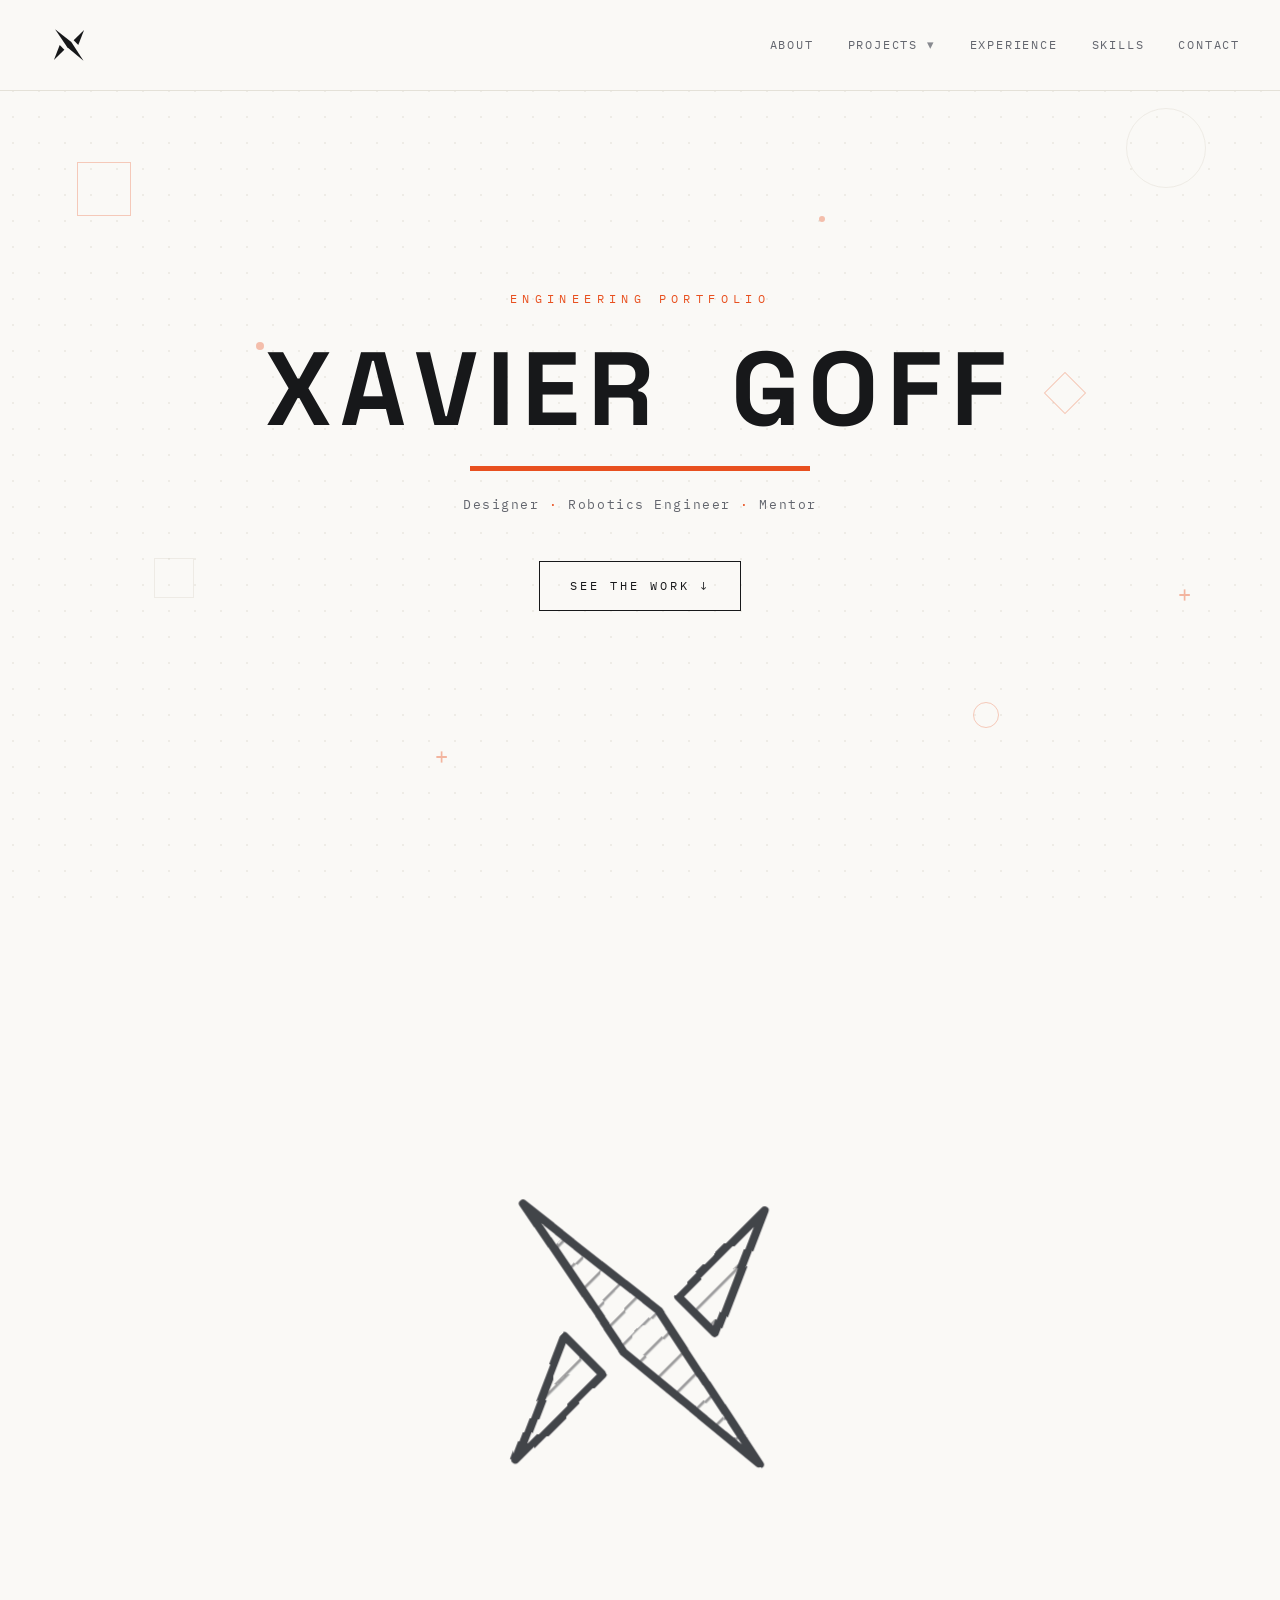
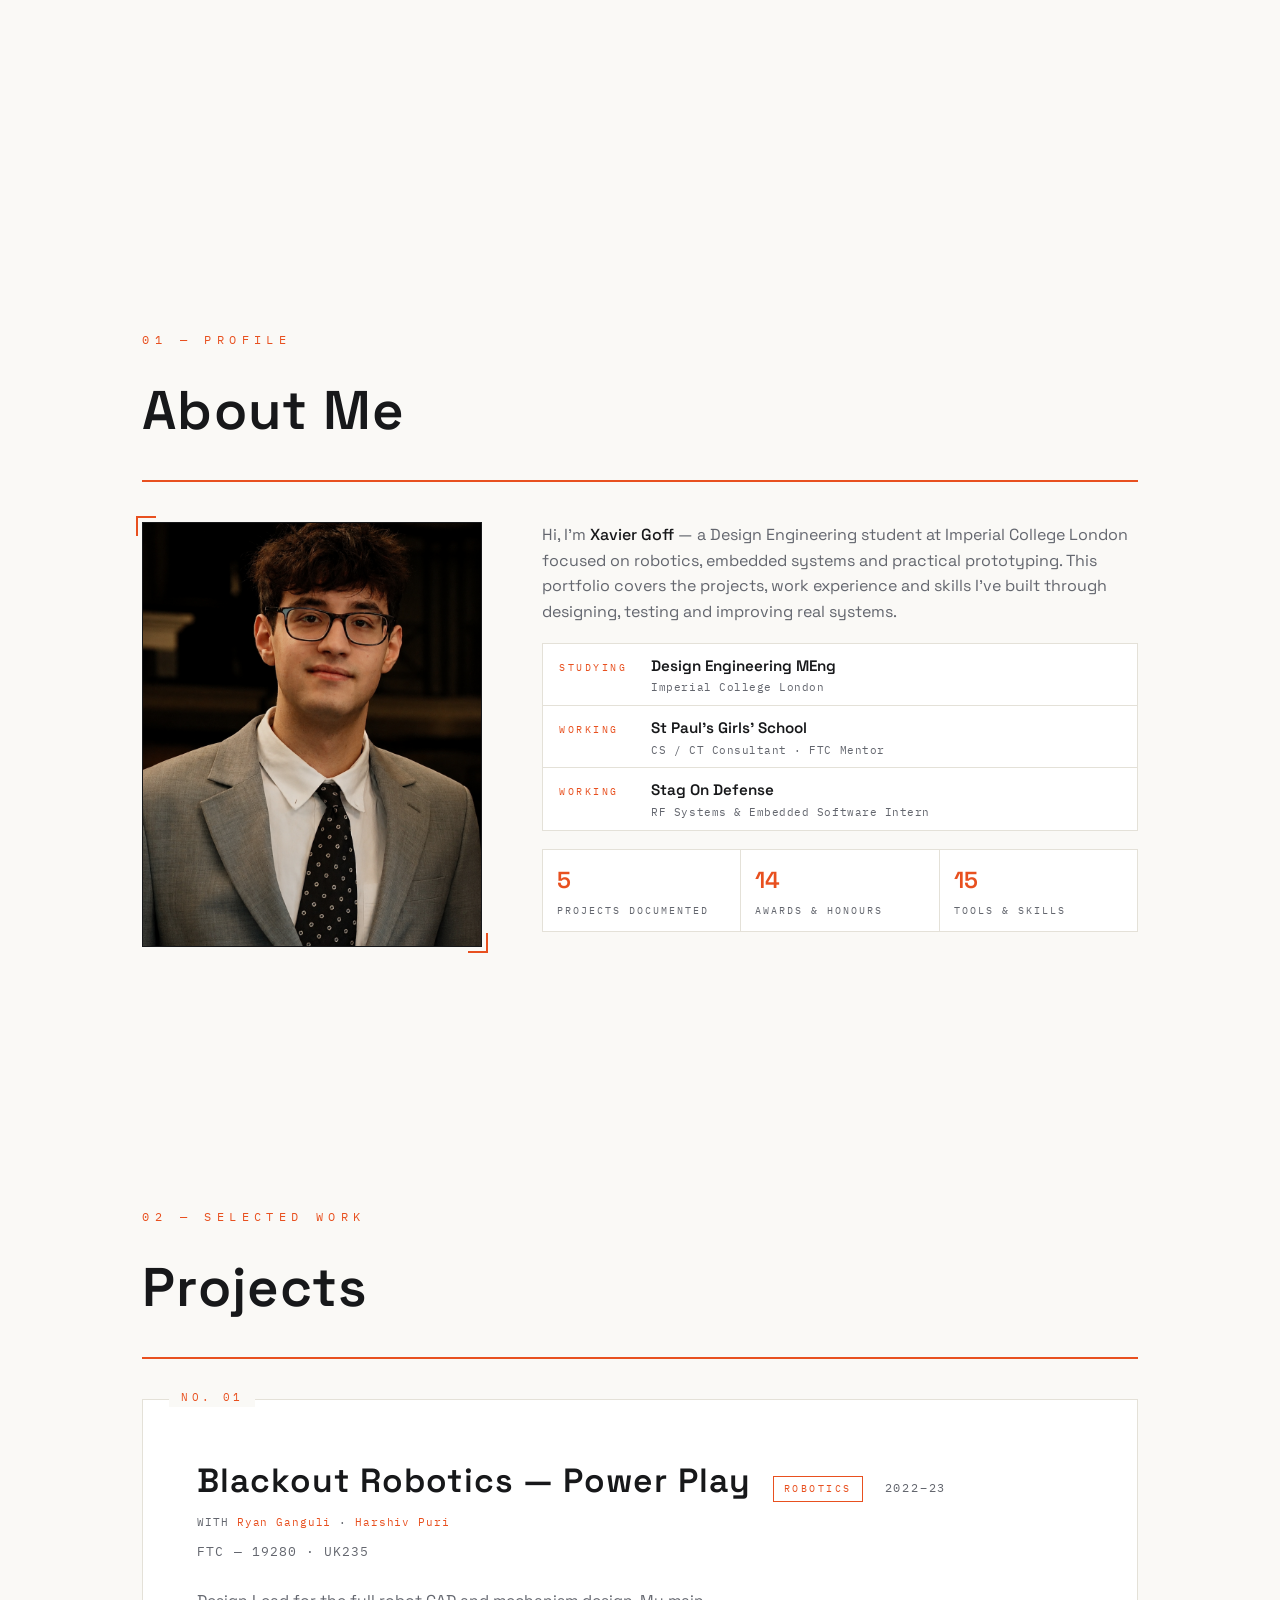
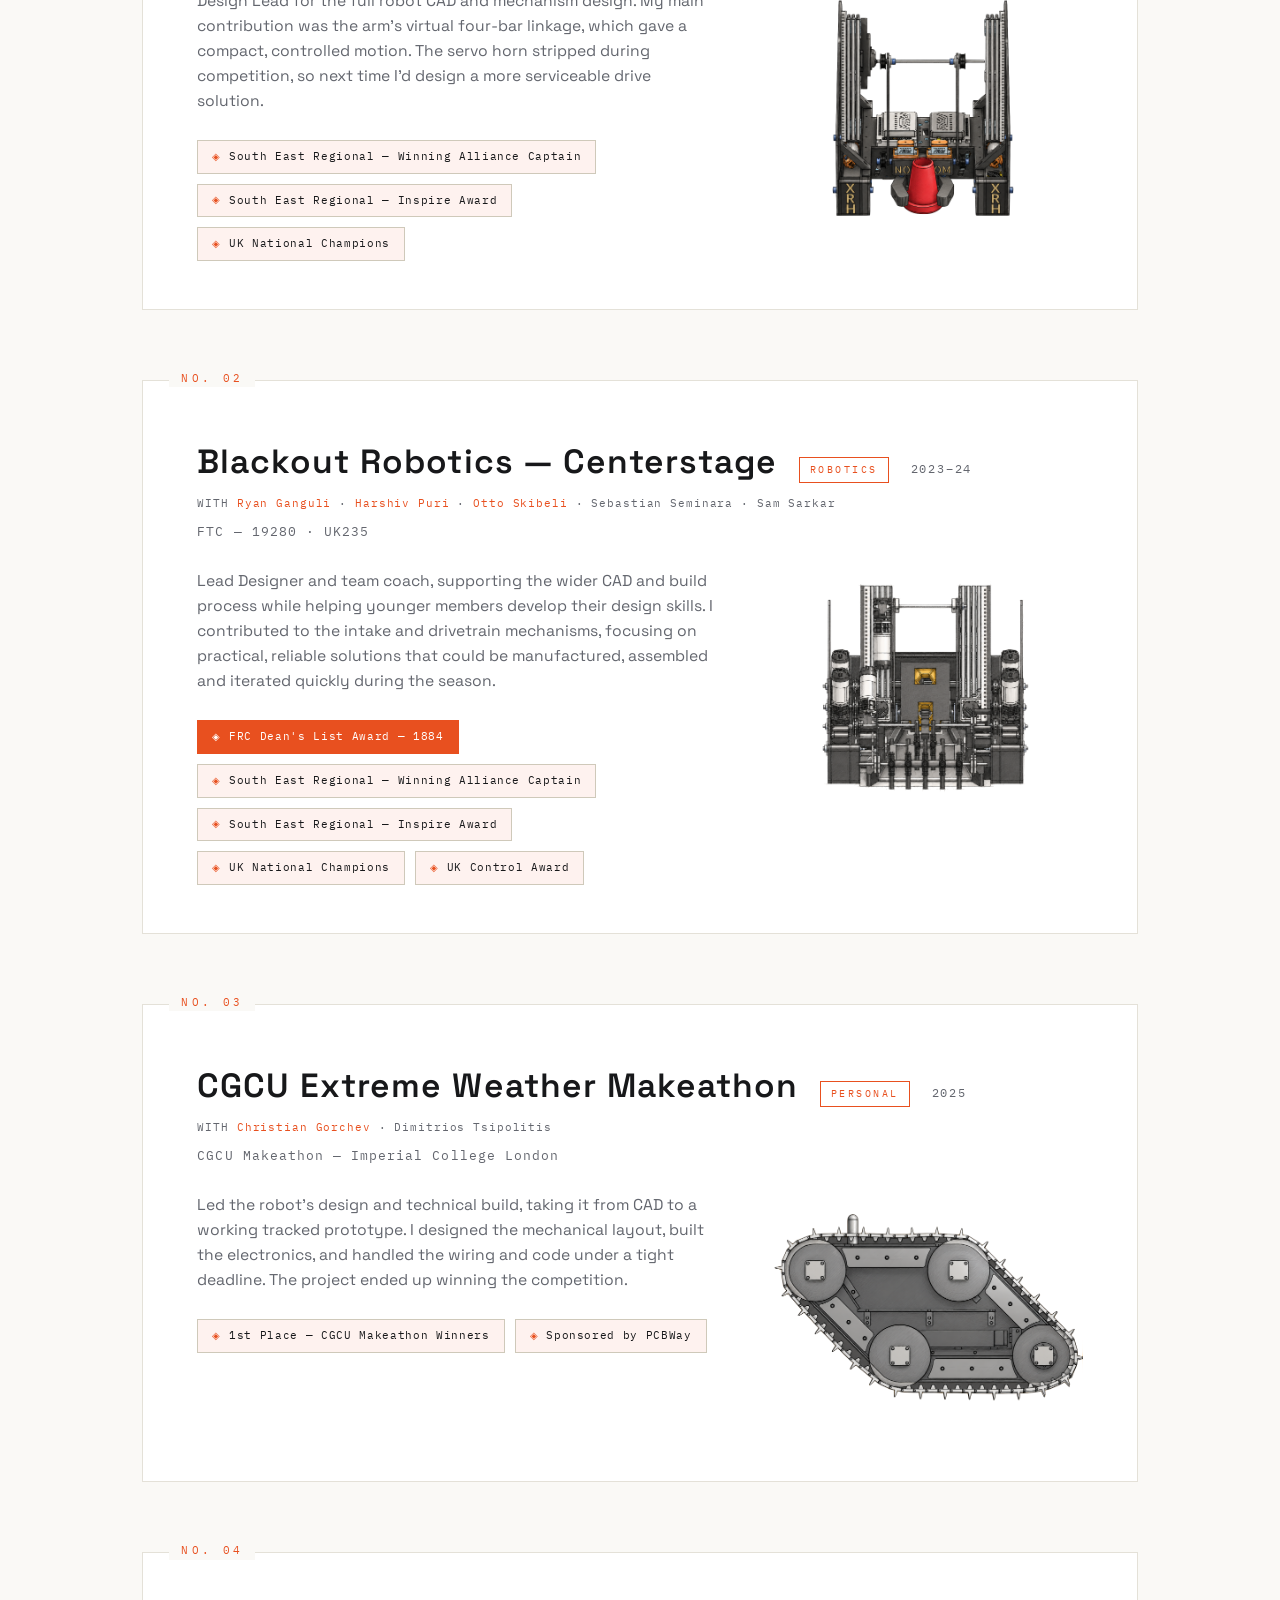
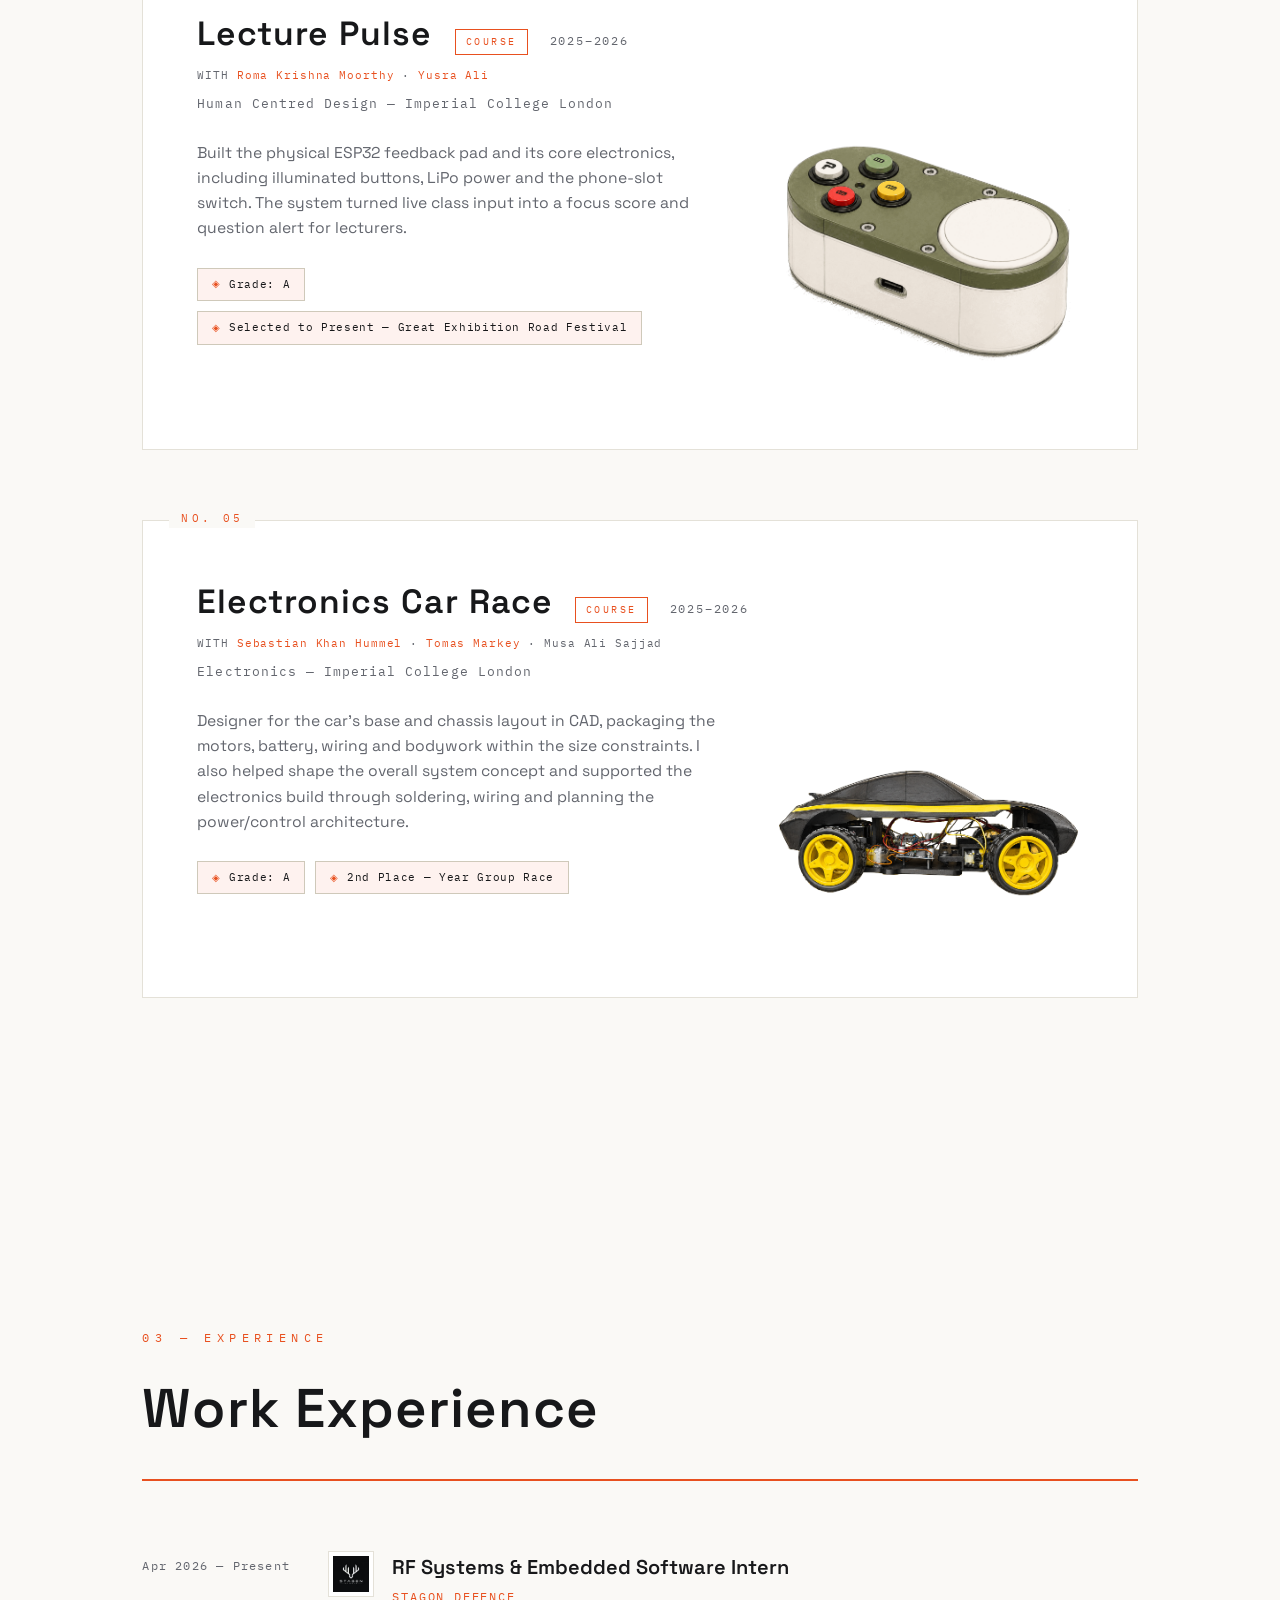
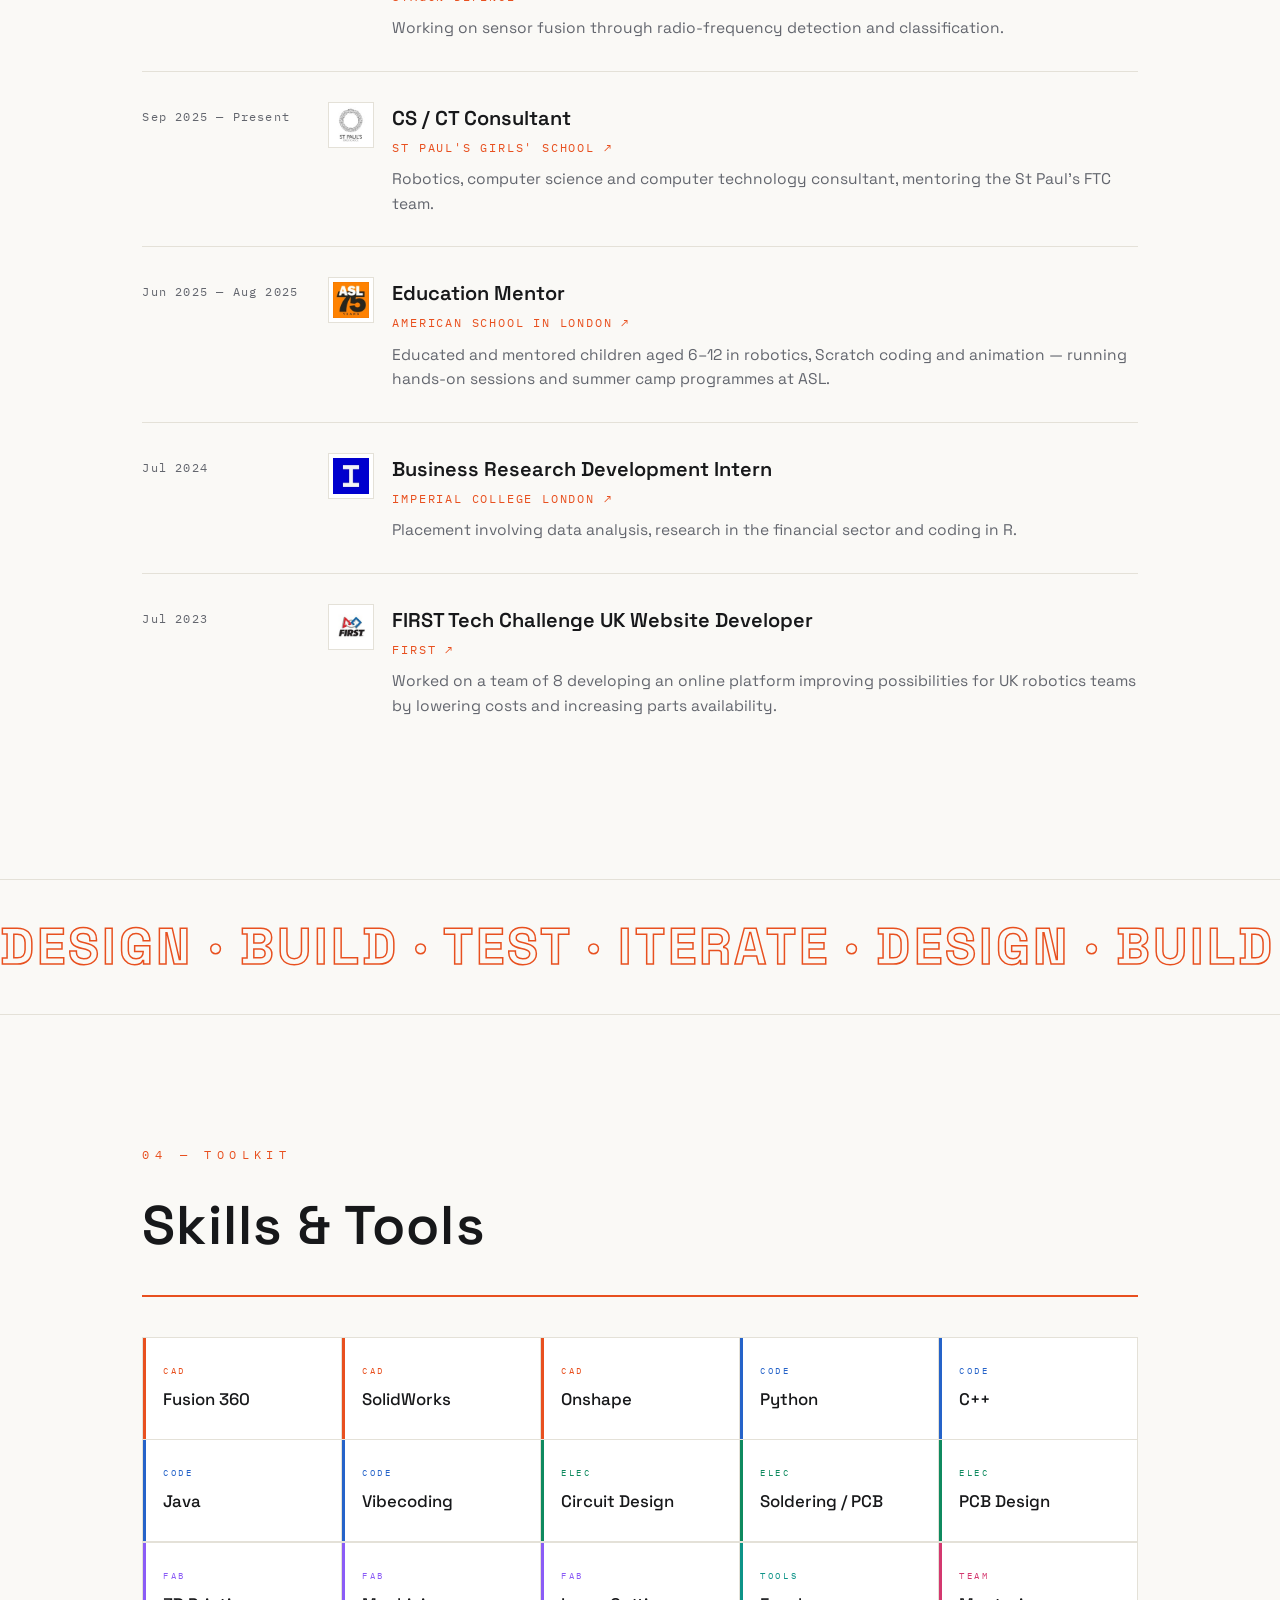
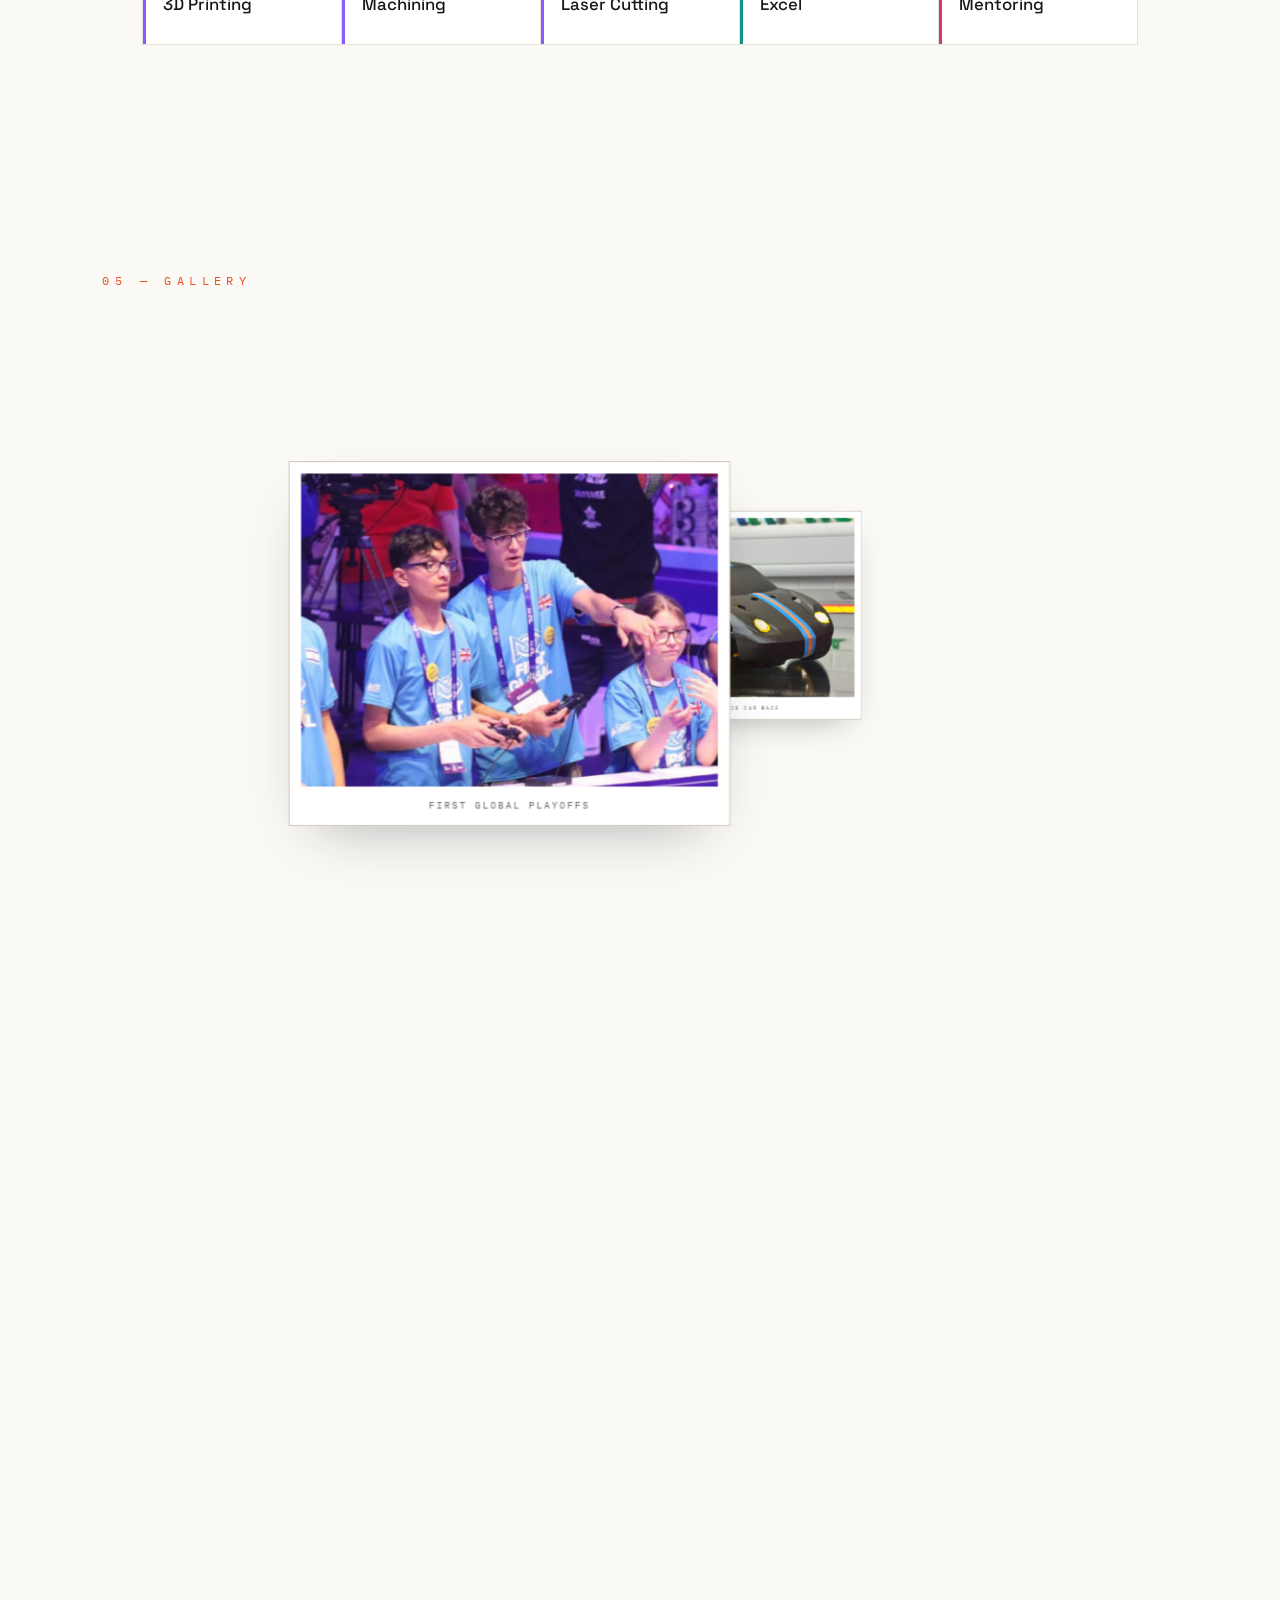
<file: index.html>
<!DOCTYPE html>
<html lang="en">
<head>
<meta charset="UTF-8">
<meta name="viewport" content="width=device-width, initial-scale=1.0">
<title>Xavier Goff — Engineering Portfolio</title>
<meta name="description" content="Engineering portfolio of Xavier Goff — robotics, personal builds, and course projects.">
<link rel="preconnect" href="https://fonts.googleapis.com">
<link rel="preconnect" href="https://fonts.gstatic.com" crossorigin>
<link href="https://fonts.googleapis.com/css2?family=Space+Grotesk:wght@300;400;500;600;700&family=IBM+Plex+Mono:wght@300;400;500&display=swap" rel="stylesheet">
<link rel="stylesheet" href="styles.css?v=3">
</head>
<body>
<div id="progress"></div>
<div class="grid-bg"></div>

<nav>
  <a href="#top" aria-label="Home">
    <svg class="nav-mark" viewBox="0 0 100 100" xmlns="http://www.w3.org/2000/svg">
      <path d="M26 23 L54 45 L75 77 L47 54 Z"/>
      <path d="M76 24 L58 42 L66 50 Z"/>
      <path d="M24 76 L42 58 L34 50 Z"/>
    </svg>
  </a>
  <div class="nav-links">
    <a href="#about">About</a>
    <div class="nav-drop">
      <a href="#projects">Projects <span class="drop-arrow">▾</span></a>
      <div class="drop-menu" id="proj-menu"></div>
    </div>
    <a href="#experience">Experience</a>
    <a href="#skills">Skills</a>
    <a href="#contact">Contact</a>
  </div>
</nav>

<!-- ================= HERO ================= -->
<header class="hero" id="top">
  <div class="kicker">Engineering Portfolio</div>
  <h1 id="hero-name">XAVIER GOFF</h1>
  <div class="name-underline"></div>
  <!-- EDIT: your disciplines / tagline -->
  <div class="hero-sub">Designer <b>·</b> Robotics Engineer <b>·</b> Mentor</div>
  <a class="hero-cta" href="#projects">See the Work ↓</a>
</header>

<!-- ============ PENCIL-SKETCH LOGO DIVIDER ============ -->
<div class="sketch-wrap" id="sketch-wrap">
  <div class="sketch-sticky">
    <svg class="sketch-svg" viewBox="0 0 100 100" xmlns="http://www.w3.org/2000/svg">
      <defs>
        <!-- wobbly hand-drawn edge -->
        <filter id="rough" x="-20%" y="-20%" width="140%" height="140%">
          <feTurbulence type="fractalNoise" baseFrequency="0.045" numOctaves="3" seed="7" result="n"/>
          <feDisplacementMap in="SourceGraphic" in2="n" scale="2.4"/>
        </filter>
        <!-- pencil hatching -->
        <pattern id="hatch" width="5" height="5" patternTransform="rotate(45)" patternUnits="userSpaceOnUse">
          <line x1="0" y1="0" x2="0" y2="5" stroke="#43444a" stroke-width="1.1" opacity=".6"/>
        </pattern>
        <!-- reveal mask: diagonal colouring strokes, populated by script -->
        <clipPath id="sketch-clip"></clipPath>
      </defs>
      <g clip-path="url(#sketch-clip)" filter="url(#rough)">
        <path class="sketch-fill" fill="url(#hatch)" d="M26 23 L54 45 L75 77 L47 54 Z"/>
        <path class="sketch-fill" fill="url(#hatch)" d="M76 24 L58 42 L66 50 Z"/>
        <path class="sketch-fill" fill="url(#hatch)" d="M24 76 L42 58 L34 50 Z"/>
        <path class="sketch-path" d="M26 23 L54 45 L75 77 L47 54 Z"/>
        <path class="sketch-path" d="M76 24 L58 42 L66 50 Z"/>
        <path class="sketch-path" d="M24 76 L42 58 L34 50 Z"/>
      </g>
    </svg>
  </div>
</div>

<!-- ================= ABOUT ================= -->
<section id="about">
  <div class="kicker reveal">01 — Profile</div>
  <h2 class="section-title reveal d1">About Me</h2>
  <div class="rule"></div>
  <div class="about-grid">
    <div class="photo-frame reveal d1">
      <!-- save your portrait as photos/portrait.jpg -->
      <img src="photos/portrait.jpg" alt="Xavier Goff">
    </div>
    <div class="about-text reveal d2">
      <!-- EDIT: replace with your own bio -->
      <p>Hi, I'm <b>Xavier Goff</b> — a Design Engineering student at Imperial College London focused on robotics, embedded systems and practical prototyping. 
        This portfolio covers the projects, work experience and skills I've built through designing, testing and improving real systems. </p>
      <div class="now-list">
        <div class="now-item">
          <span class="now-label">Studying</span>
          <div class="now-body"><b>Design Engineering MEng</b><span class="now-sub">Imperial College London</span></div>
        </div>
        <div class="now-item">
          <span class="now-label">Working</span>
          <div class="now-body"><b>St Paul's Girls' School</b><span class="now-sub">CS / CT Consultant · FTC Mentor</span></div>
        </div>
        <div class="now-item">
          <span class="now-label">Working</span>
          <div class="now-body"><b>Stag On Defense</b><span class="now-sub">RF Systems &amp; Embedded Software Intern</span></div>
        </div>
      </div>
      <div class="spec-sheet">
        <!-- these numbers update automatically from the arrays in script.js -->
        <div class="spec"><div class="num" id="stat-projects">0</div><div class="lbl">Projects Documented</div></div>
        <div class="spec"><div class="num" id="stat-awards">0</div><div class="lbl">Awards &amp; Honours</div></div>
        <div class="spec"><div class="num" id="stat-skills">0</div><div class="lbl">Tools &amp; Skills</div></div>
      </div>
    </div>
  </div>
</section>

<!-- ================= PROJECTS ================= -->
<section id="projects">
  <div class="kicker reveal">02 — Selected Work</div>
  <h2 class="section-title reveal d1">Projects</h2>
  <div class="rule"></div>
  <div id="project-list"><!-- rendered from PROJECTS array --></div>
</section>

<!-- ================= EXPERIENCE ================= -->
<section id="experience">
  <div class="kicker reveal">03 — Experience</div>
  <h2 class="section-title reveal d1">Work Experience</h2>
  <div class="rule"></div>
  <div id="experience-list"><!-- rendered from EXPERIENCE array --></div>
</section>

<!-- ============ MARQUEE DIVIDER ============ -->
<div class="marquee" aria-hidden="true">
  <div class="marquee-inner" id="marquee-inner"></div>
</div>

<!-- ================= SKILLS ================= -->
<section id="skills">
  <div class="kicker reveal">04 — Toolkit</div>
  <h2 class="section-title reveal d1">Skills &amp; Tools</h2>
  <div class="rule"></div>
  <div class="skills-grid" id="skills-grid"><!-- rendered from SKILLS array --></div>
</section>

<!-- ================= GALLERY ================= -->
<div class="gallery-wrap" id="gallery">
  <div class="gallery-sticky">
    <div class="kicker gallery-kicker">05 — Gallery</div>
    <div class="gallery-scene" id="gallery-scene"><!-- rendered from GALLERY array --></div>
  </div>
</div>

<!-- ================= CONTACT ================= -->
<section id="contact" class="contact">
  <div class="kicker reveal">06 — Contact</div>
  <h2 class="reveal d1">Let's build something<br><em>worth building.</em></h2>
  <a class="contact-mail reveal d2" id="contact-mail" href="#">[ email loading ]</a>
  <div class="socials reveal d3">
    <!-- EDIT: your links -->
    <a href="https://github.com/XavierGoff" target="_blank" rel="noopener">GITHUB</a>
    <a href="https://www.linkedin.com/in/xavier-goff-53b753309/" target="_blank" rel="noopener">LINKEDIN</a>
    <a href="https://www.instagram.com/xaviergdesengportfolio" target="_blank" rel="noopener">INSTAGRAM</a>
  </div>
</section>

<footer>
  <span>© 2026 XAVIER GOFF</span>
  <span>DESIGNED BY XAVIER · CODED WITH <a class="credit" href="https://claude.ai" target="_blank" rel="noopener">CLAUDE</a></span>
</footer>

<script src="script.js"></script>
</body>
</html>
</file>
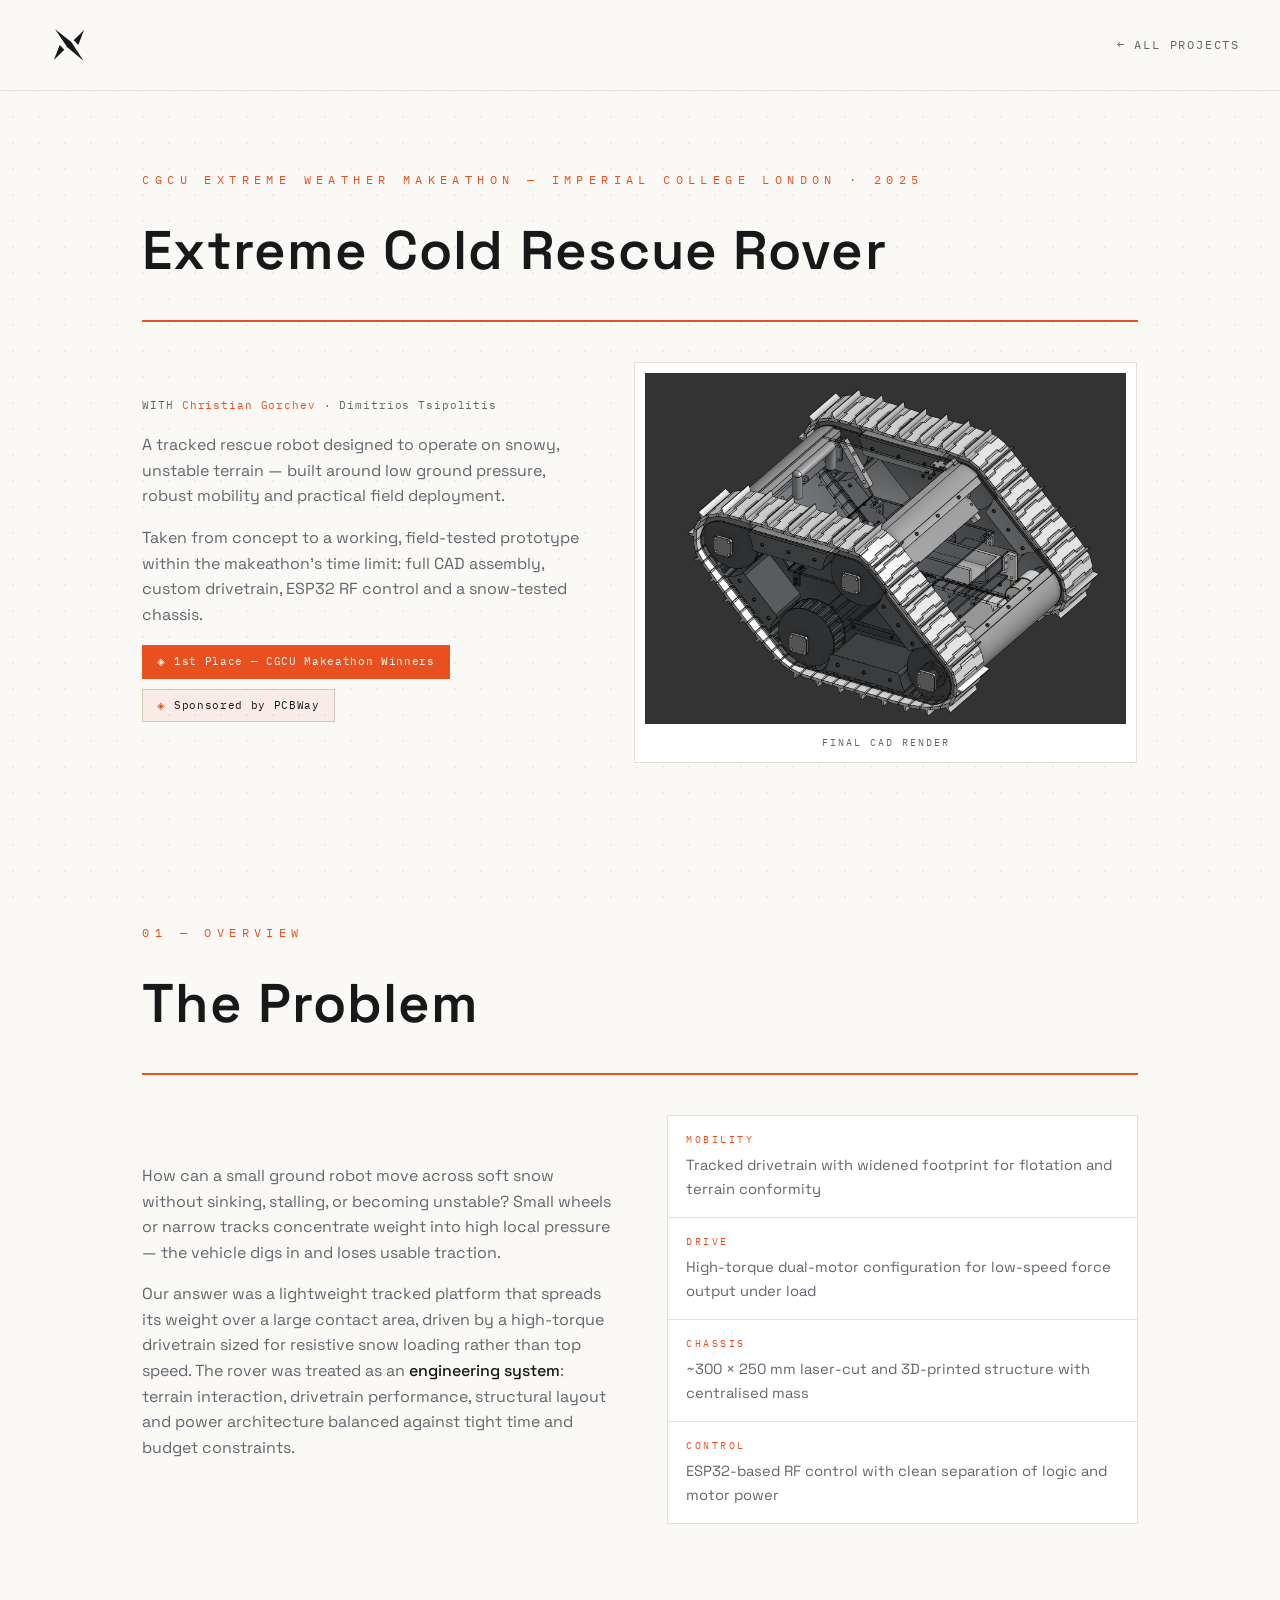
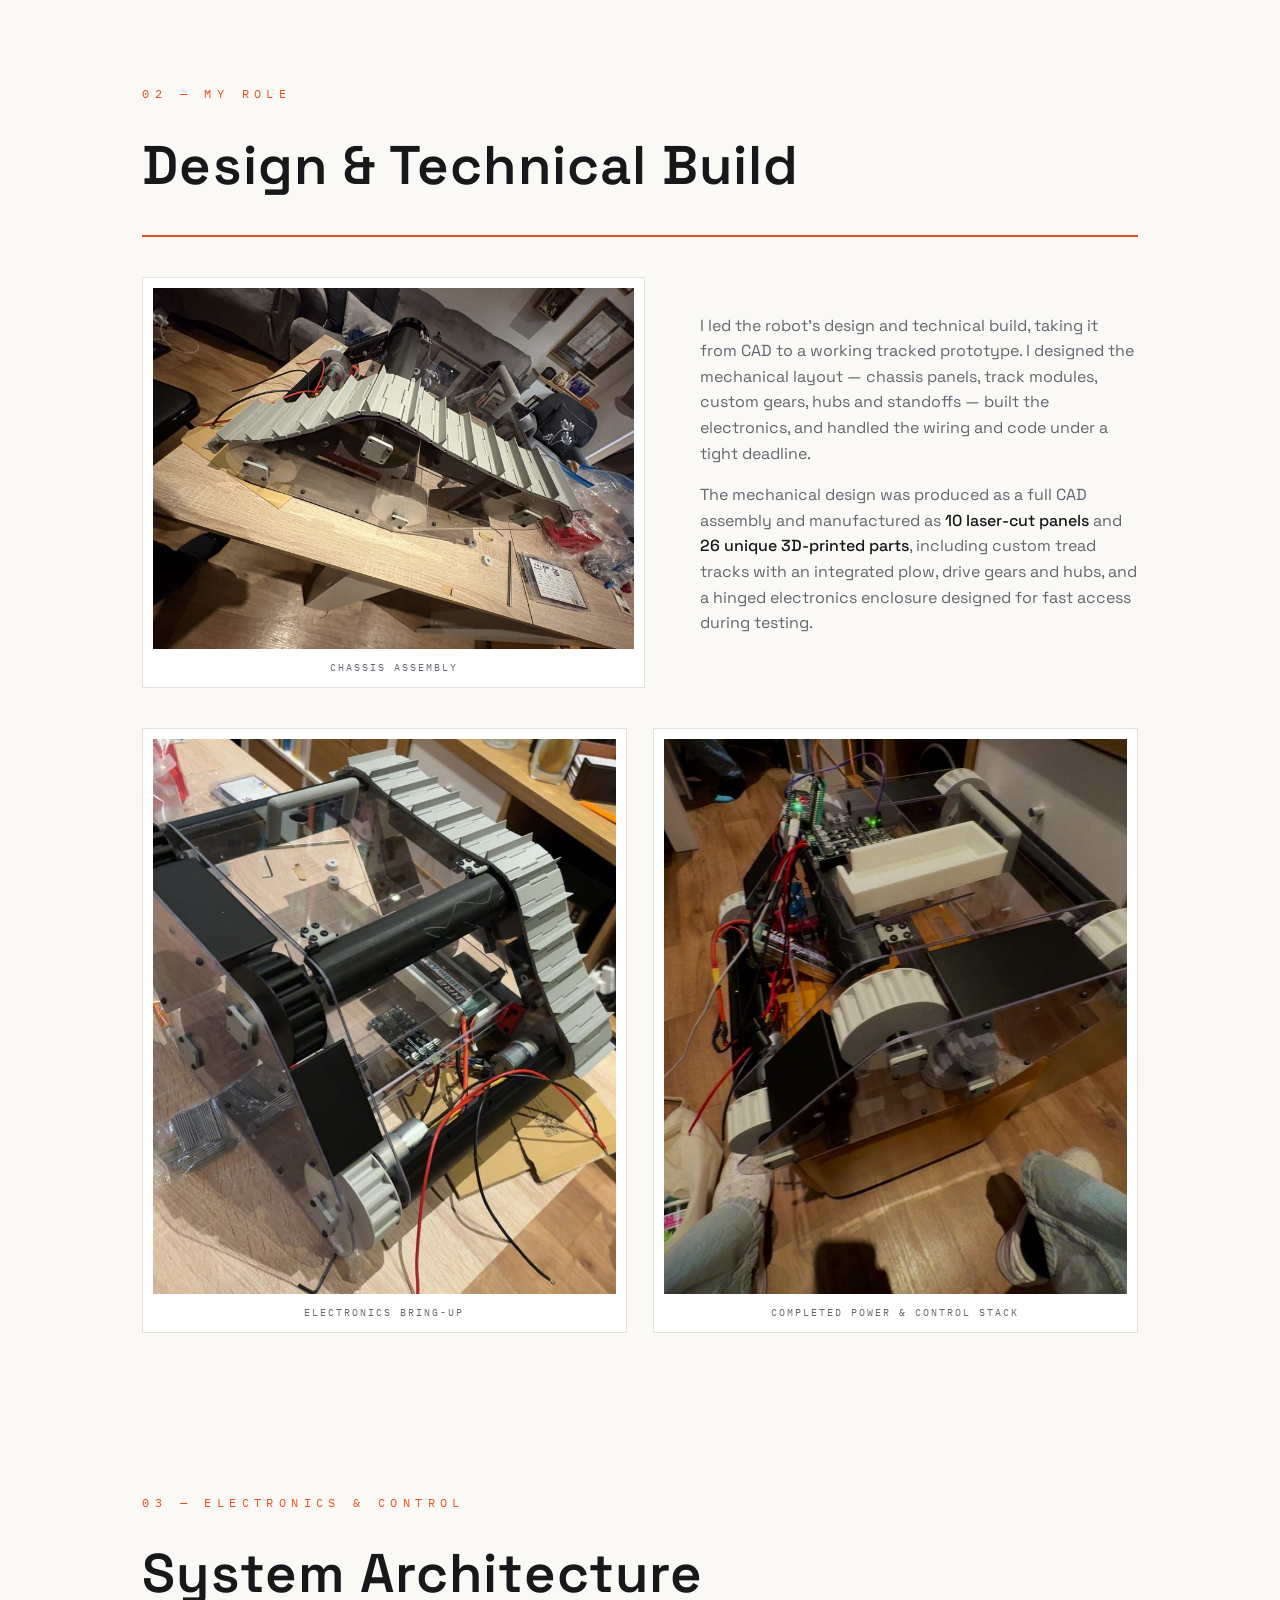
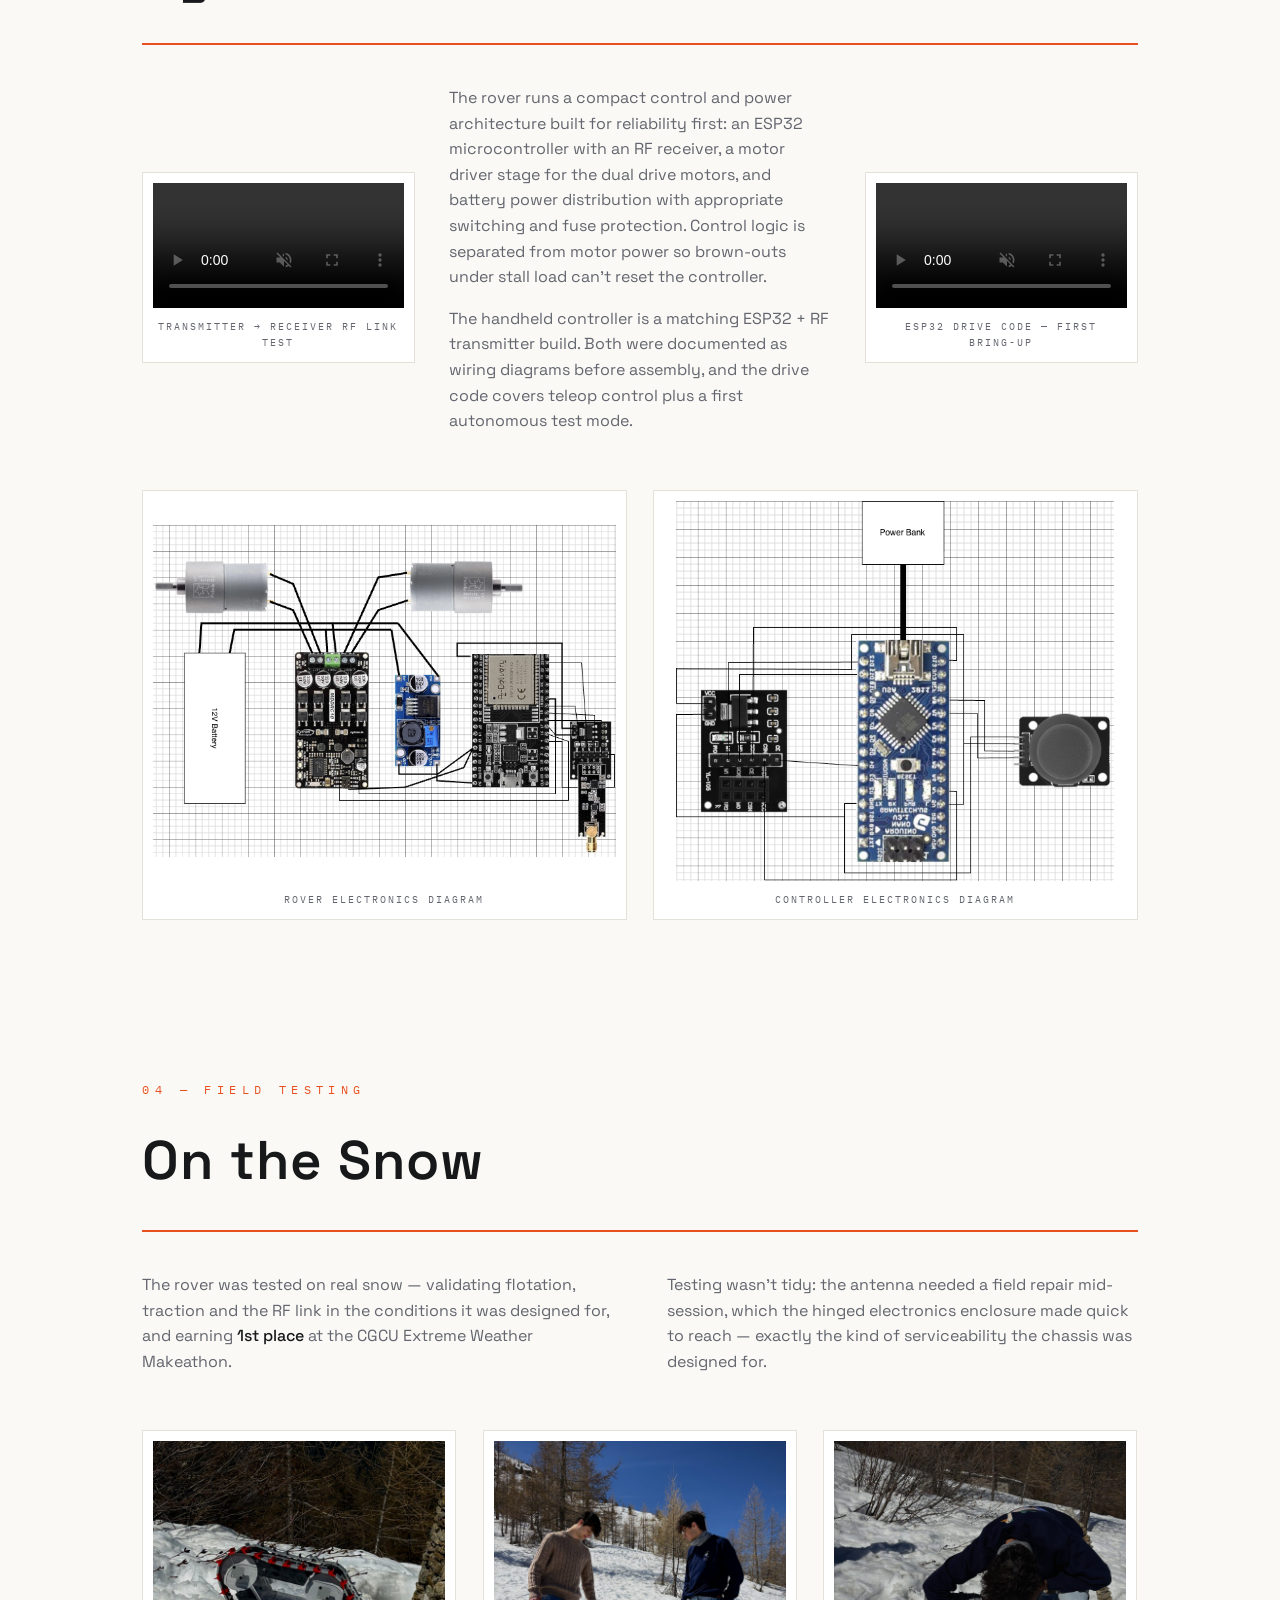
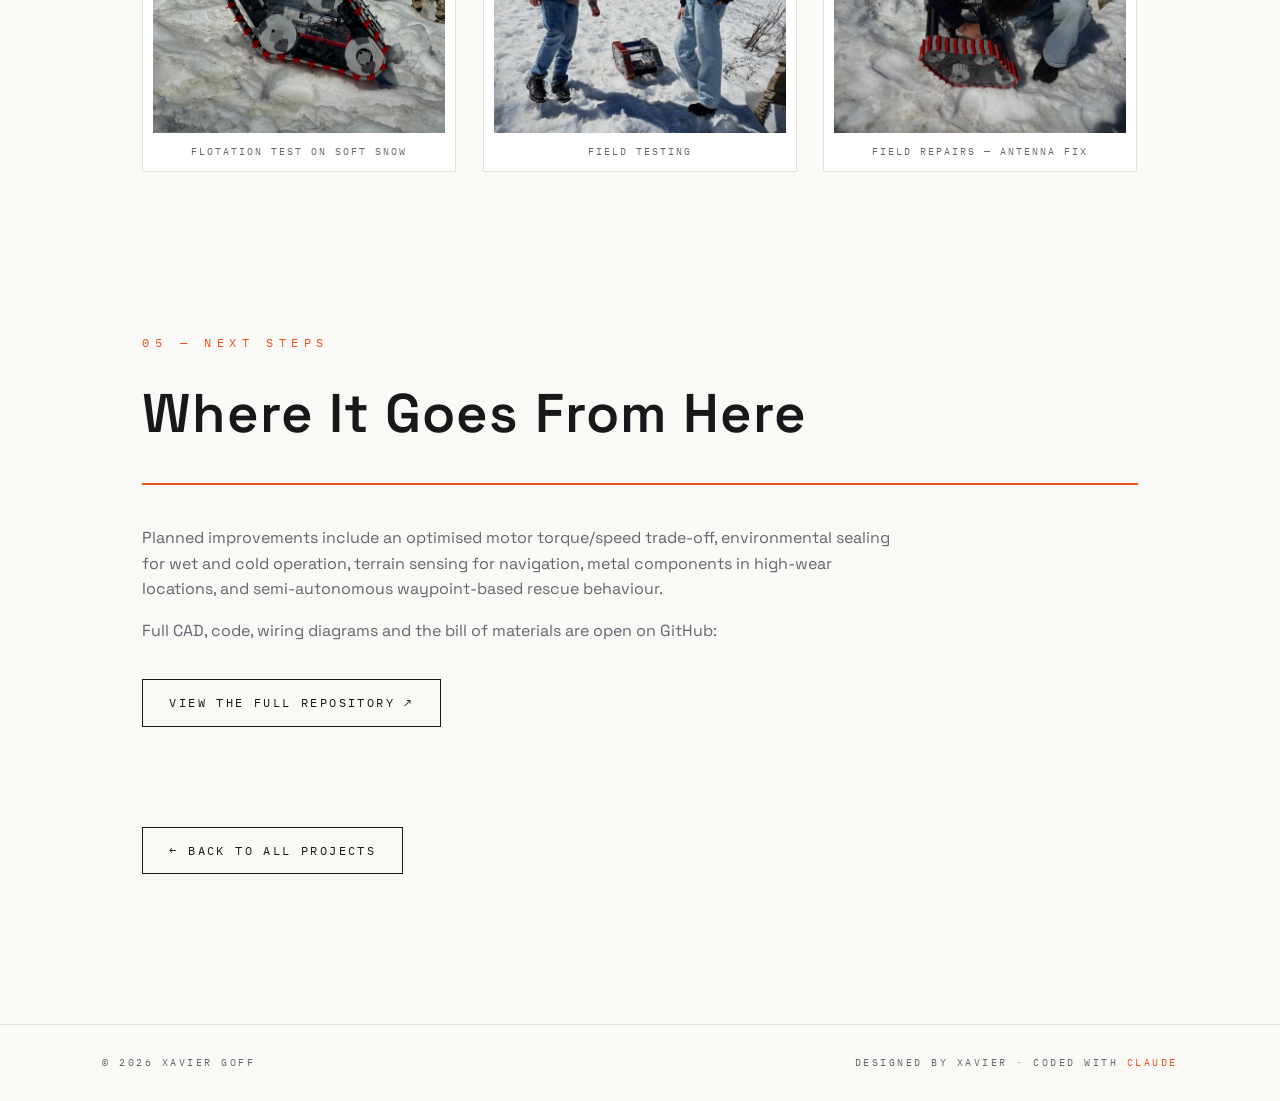
<file: projects/cgcu-makeathon.html>
<!DOCTYPE html>
<html lang="en">
<head>
<meta charset="UTF-8">
<meta name="viewport" content="width=device-width, initial-scale=1.0">
<title>Extreme Cold Rescue Rover — Xavier Goff</title>
<meta name="description" content="1st-place CGCU Extreme Weather Makeathon build — a tracked rescue rover for soft snow.">
<link rel="preconnect" href="https://fonts.googleapis.com">
<link rel="preconnect" href="https://fonts.gstatic.com" crossorigin>
<link href="https://fonts.googleapis.com/css2?family=Space+Grotesk:wght@300;400;500;600;700&family=IBM+Plex+Mono:wght@300;400;500&display=swap" rel="stylesheet">
<link rel="stylesheet" href="../styles.css?v=3">
<style>
/* ---------- page-local styles ---------- */
.case section{padding:80px 8vw;overflow-x:clip}
.case section.case-hero{padding-top:170px}   /* clears the fixed nav */
.case p{color:var(--ink-dim);margin-bottom:16px}
.case p b{color:var(--ink);font-weight:500}
.case-meta{display:flex;flex-wrap:wrap;gap:10px;margin:18px 0 8px}

/* split layouts: text and imagery share the row */
.split{display:grid;grid-template-columns:1fr 1fr;gap:54px;align-items:center;margin-top:10px}
.split.wide-r{grid-template-columns:1fr 1.15fr}
.split.wide-l{grid-template-columns:1.15fr 1fr}
@media(max-width:900px){.split,.split.wide-r,.split.wide-l{grid-template-columns:1fr}}

figure{border:1px solid var(--line);background:#fff;padding:10px 10px 0;margin:0}
figure img,figure video{width:100%;display:block}
figcaption{
  padding:11px 4px;text-align:center;font-family:var(--font-mono);
  font-size:10px;letter-spacing:.2em;text-transform:uppercase;color:var(--ink-dim);
}
.fig-row{display:grid;grid-template-columns:repeat(auto-fit,minmax(280px,1fr));gap:26px;margin-top:40px}
.elec-grid{display:grid;grid-template-columns:1fr 1.4fr 1fr;gap:34px;align-items:center;margin-top:10px}
@media(max-width:900px){.elec-grid{grid-template-columns:1fr}}
.diagram-row{display:grid;grid-template-columns:1fr 1fr;gap:26px;margin-top:40px}
.diagram-row figure img{height:380px;width:100%;object-fit:contain;background:#fff}
@media(max-width:900px){.diagram-row{grid-template-columns:1fr}.diagram-row figure img{height:auto}}
.snow-row figure img{aspect-ratio:1/1;object-fit:cover}   /* equal heights — no stagger */

.spec-list{display:grid;gap:1px;background:var(--line);border:1px solid var(--line)}
.spec-item{background:var(--bg-2);padding:16px 18px}
.spec-item .t{font-family:var(--font-mono);font-size:10px;letter-spacing:.25em;text-transform:uppercase;color:var(--accent);margin-bottom:6px}
.spec-item .d{font-size:.92rem;color:var(--ink-dim)}

.repo-link{
  display:inline-block;margin-top:20px;font-family:var(--font-mono);font-size:12px;
  letter-spacing:.2em;text-transform:uppercase;color:var(--ink);text-decoration:none;
  border:1.5px solid var(--ink);padding:13px 26px;transition:all .3s;
}
.repo-link:hover{border-color:var(--accent);color:var(--accent);background:var(--accent-soft);transform:translateY(-2px)}
.back-row{padding:0 8vw 90px;max-width:1200px;margin:0 auto}

/* ---------- scroll-in transitions ---------- */
.rv,.rv-l,.rv-r{opacity:0;transition:opacity .9s ease, transform .9s cubic-bezier(.22,1,.36,1)}
.rv{transform:translateY(34px)}
.rv-l{transform:translateX(-46px)}
.rv-r{transform:translateX(46px)}
.in .rv,.in .rv-l,.in .rv-r{opacity:1;transform:none}
.in .dl1{transition-delay:.15s}.in .dl2{transition-delay:.3s}.in .dl3{transition-delay:.45s}
/* figures get a subtle settle-in scale */
figure.rv,figure.rv-l,figure.rv-r{will-change:transform}

/* lightbox: click any image to expand */
.case figure img{cursor:zoom-in}
.lightbox{position:fixed;inset:0;z-index:300;background:rgba(23,24,26,.92);display:flex;align-items:center;justify-content:center;padding:4vh 4vw;cursor:zoom-out;opacity:0;pointer-events:none;transition:opacity .3s ease}
.lightbox.open{opacity:1;pointer-events:auto}
.lightbox img{max-width:100%;max-height:100%;object-fit:contain;background:#fff;padding:8px;border:1px solid var(--line)}
</style>
</head>
<body>
<div class="grid-bg"></div>

<nav>
  <a href="../index.html" aria-label="Home">
    <svg class="nav-mark" viewBox="0 0 100 100" xmlns="http://www.w3.org/2000/svg">
      <path d="M26 23 L54 45 L75 77 L47 54 Z"/>
      <path d="M76 24 L58 42 L66 50 Z"/>
      <path d="M24 76 L42 58 L34 50 Z"/>
    </svg>
  </a>
  <div class="nav-links">
    <a href="../index.html#projects">← All Projects</a>
  </div>
</nav>

<div class="case">

<!-- ================= HERO: title, summary and render together ================= -->
<section class="case-hero in">
  <div class="kicker rv">CGCU Extreme Weather Makeathon — Imperial College London · 2025</div>
  <h2 class="section-title rv dl1">Extreme Cold Rescue Rover</h2>
  <div class="rule" style="transform:scaleX(1)"></div>
  <div class="split wide-r">
    <div>
      <div class="contribs rv dl1">WITH <a href="https://www.linkedin.com/in/christian-gorchev-41a697380/" target="_blank" rel="noopener">Christian Gorchev</a> · <span>Dimitrios Tsipolitis</span></div>
      <p class="rv dl2" style="margin-top:18px">A tracked rescue robot designed to operate on snowy, unstable terrain — built around
      low ground pressure, robust mobility and practical field deployment.</p>
      <p class="rv dl2">Taken from concept to a working, field-tested prototype within the makeathon's time
      limit: full CAD assembly, custom drivetrain, ESP32 RF control and a snow-tested chassis.</p>
      <div class="case-meta awards rv dl3">
        <span class="award special">1st Place — CGCU Makeathon Winners</span>
        <span class="award">Sponsored by PCBWay</span>
      </div>
    </div>
    <figure class="rv-r dl1">
      <img src="../photos/makeathon/hero.png" alt="Extreme Cold Rescue Rover — CAD render">
      <figcaption>Final CAD render</figcaption>
    </figure>
  </div>
</section>

<!-- ================= OVERVIEW ================= -->
<section class="watch">
  <div class="kicker rv">01 — Overview</div>
  <h2 class="section-title rv dl1">The Problem</h2>
  <div class="rule" style="transform:scaleX(1)"></div>
  <div class="split">
    <div class="rv-l dl1">
      <p>How can a small ground robot move across soft snow without sinking, stalling, or becoming
      unstable? Small wheels or narrow tracks concentrate weight into high local pressure — the
      vehicle digs in and loses usable traction.</p>
      <p>Our answer was a lightweight tracked platform that spreads its weight over a large contact
      area, driven by a high-torque drivetrain sized for resistive snow loading rather than top
      speed. The rover was treated as an <b>engineering system</b>: terrain interaction, drivetrain
      performance, structural layout and power architecture balanced against tight time and budget
      constraints.</p>
    </div>
    <div class="spec-list rv-r dl2">
      <div class="spec-item"><div class="t">Mobility</div><div class="d">Tracked drivetrain with widened footprint for flotation and terrain conformity</div></div>
      <div class="spec-item"><div class="t">Drive</div><div class="d">High-torque dual-motor configuration for low-speed force output under load</div></div>
      <div class="spec-item"><div class="t">Chassis</div><div class="d">~300 × 250 mm laser-cut and 3D-printed structure with centralised mass</div></div>
      <div class="spec-item"><div class="t">Control</div><div class="d">ESP32-based RF control with clean separation of logic and motor power</div></div>
    </div>
  </div>
</section>

<!-- ================= MY ROLE ================= -->
<section class="watch">
  <div class="kicker rv">02 — My Role</div>
  <h2 class="section-title rv dl1">Design &amp; Technical Build</h2>
  <div class="rule" style="transform:scaleX(1)"></div>
  <div class="split wide-l">
    <figure class="rv-l dl1">
      <img src="../photos/makeathon/building.jpg" alt="Assembling the rover chassis" loading="lazy">
      <figcaption>Chassis assembly</figcaption>
    </figure>
    <div class="rv-r dl2">
      <p>I led the robot's design and technical build, taking it from CAD to a working tracked
      prototype. I designed the mechanical layout — chassis panels, track modules, custom gears,
      hubs and standoffs — built the electronics, and handled the wiring and code under a tight
      deadline.</p>
      <p>The mechanical design was produced as a full CAD assembly and manufactured as
      <b>10 laser-cut panels</b> and <b>26 unique 3D-printed parts</b>, including custom tread
      tracks with an integrated plow, drive gears and hubs, and a hinged electronics enclosure
      designed for fast access during testing.</p>
    </div>
  </div>
  <div class="fig-row">
    <figure class="rv dl1"><img src="../photos/makeathon/starting-electronics.jpg" alt="Early electronics bring-up" loading="lazy"><figcaption>Electronics bring-up</figcaption></figure>
    <figure class="rv dl2"><img src="../photos/makeathon/completed-electronics.jpg" alt="Completed electronics installed" loading="lazy"><figcaption>Completed power &amp; control stack</figcaption></figure>
  </div>
</section>

<!-- ================= ELECTRONICS ================= -->
<section class="watch">
  <div class="kicker rv">03 — Electronics &amp; Control</div>
  <h2 class="section-title rv dl1">System Architecture</h2>
  <div class="rule" style="transform:scaleX(1)"></div>
  <div class="elec-grid">
    <figure class="rv-l dl1"><video src="../photos/makeathon/rf-link-demo.mp4" controls muted loop playsinline preload="metadata"></video><figcaption>Transmitter → receiver RF link test</figcaption></figure>
    <div class="rv dl2">
      <p>The rover runs a compact control and power architecture built for reliability first: an
      ESP32 microcontroller with an RF receiver, a motor driver stage for the dual drive motors,
      and battery power distribution with appropriate switching and fuse protection. Control
      logic is separated from motor power so brown-outs under stall load can't reset the
      controller.</p>
      <p>The handheld controller is a matching ESP32 + RF transmitter build. Both were documented
      as wiring diagrams before assembly, and the drive code covers teleop control plus a first
      autonomous test mode.</p>
    </div>
    <figure class="rv-r dl3"><video src="../photos/makeathon/esp32-demo.mp4" controls muted loop playsinline preload="metadata"></video><figcaption>ESP32 drive code — first bring-up</figcaption></figure>
  </div>
  <div class="diagram-row">
    <figure class="rv dl1"><img src="../photos/makeathon/robot-electronics-diagram.png" alt="Robot electronics diagram" loading="lazy"><figcaption>Rover electronics diagram</figcaption></figure>
    <figure class="rv dl2"><img src="../photos/makeathon/controller-electronics-diagram.png" alt="Controller electronics diagram" loading="lazy"><figcaption>Controller electronics diagram</figcaption></figure>
  </div>
</section>

<!-- ================= FIELD TESTING ================= -->
<section class="watch">
  <div class="kicker rv">04 — Field Testing</div>
  <h2 class="section-title rv dl1">On the Snow</h2>
  <div class="rule" style="transform:scaleX(1)"></div>
  <div class="split">
    <p class="rv-l dl1">The rover was tested on real snow — validating flotation, traction and the RF link in
    the conditions it was designed for, and earning <b>1st place</b> at the CGCU Extreme
    Weather Makeathon.</p>
    <p class="rv-r dl1">Testing wasn't tidy: the antenna needed a field repair mid-session, which the hinged
    electronics enclosure made quick to reach — exactly the kind of serviceability the chassis
    was designed for.</p>
  </div>
  <div class="fig-row snow-row">
    <figure class="rv dl1"><img src="../photos/makeathon/robot-on-snow.jpg" alt="Rover driving on snow" loading="lazy"><figcaption>Flotation test on soft snow</figcaption></figure>
    <figure class="rv dl2"><img src="../photos/makeathon/field-testing.jpg" alt="Field testing session" loading="lazy"><figcaption>Field testing</figcaption></figure>
    <figure class="rv dl3"><img src="../photos/makeathon/fixing-antennae.jpg" alt="Antenna repair in the field" loading="lazy"><figcaption>Field repairs — antenna fix</figcaption></figure>
  </div>
</section>

<!-- ================= NEXT ================= -->
<section class="watch">
  <div class="kicker rv">05 — Next Steps</div>
  <h2 class="section-title rv dl1">Where It Goes From Here</h2>
  <div class="rule" style="transform:scaleX(1)"></div>
  <p class="rv dl1" style="max-width:760px">Planned improvements include an optimised motor torque/speed trade-off, environmental
  sealing for wet and cold operation, terrain sensing for navigation, metal components in
  high-wear locations, and semi-autonomous waypoint-based rescue behaviour.</p>
  <p class="rv dl2">Full CAD, code, wiring diagrams and the bill of materials are open on GitHub:</p>
  <a class="repo-link rv dl3" href="https://github.com/XavierGoff/Extreme-Cold-Rescue-Rover" target="_blank" rel="noopener">View the full repository ↗</a>
</section>

</div>

<div class="back-row">
  <a class="repo-link" href="../index.html#projects">← Back to all projects</a>
</div>

<footer>
  <span>© 2026 XAVIER GOFF</span>
  <span>DESIGNED BY XAVIER · CODED WITH <a class="credit" href="https://claude.ai" target="_blank" rel="noopener">CLAUDE</a></span>
</footer>

<script>
/* scroll-in transitions for each section */
const io = new IntersectionObserver(es => {
  es.forEach(e => { if (e.isIntersecting) { e.target.classList.add('in'); io.unobserve(e.target); } });
}, { threshold: 0, rootMargin: '0px 0px -12% 0px' });
document.querySelectorAll('section.watch').forEach(s => io.observe(s));
</script>
<script>
(() => {
  const lb = document.createElement('div');
  lb.className = 'lightbox';
  lb.innerHTML = '<img alt="">';
  document.body.appendChild(lb);
  const lbImg = lb.querySelector('img');
  document.querySelectorAll('.case figure img').forEach(im => {
    im.addEventListener('click', () => { lbImg.src = im.src; lb.classList.add('open'); });
  });
  lb.addEventListener('click', () => lb.classList.remove('open'));
})();
</script>
</body>
</html>
</file>
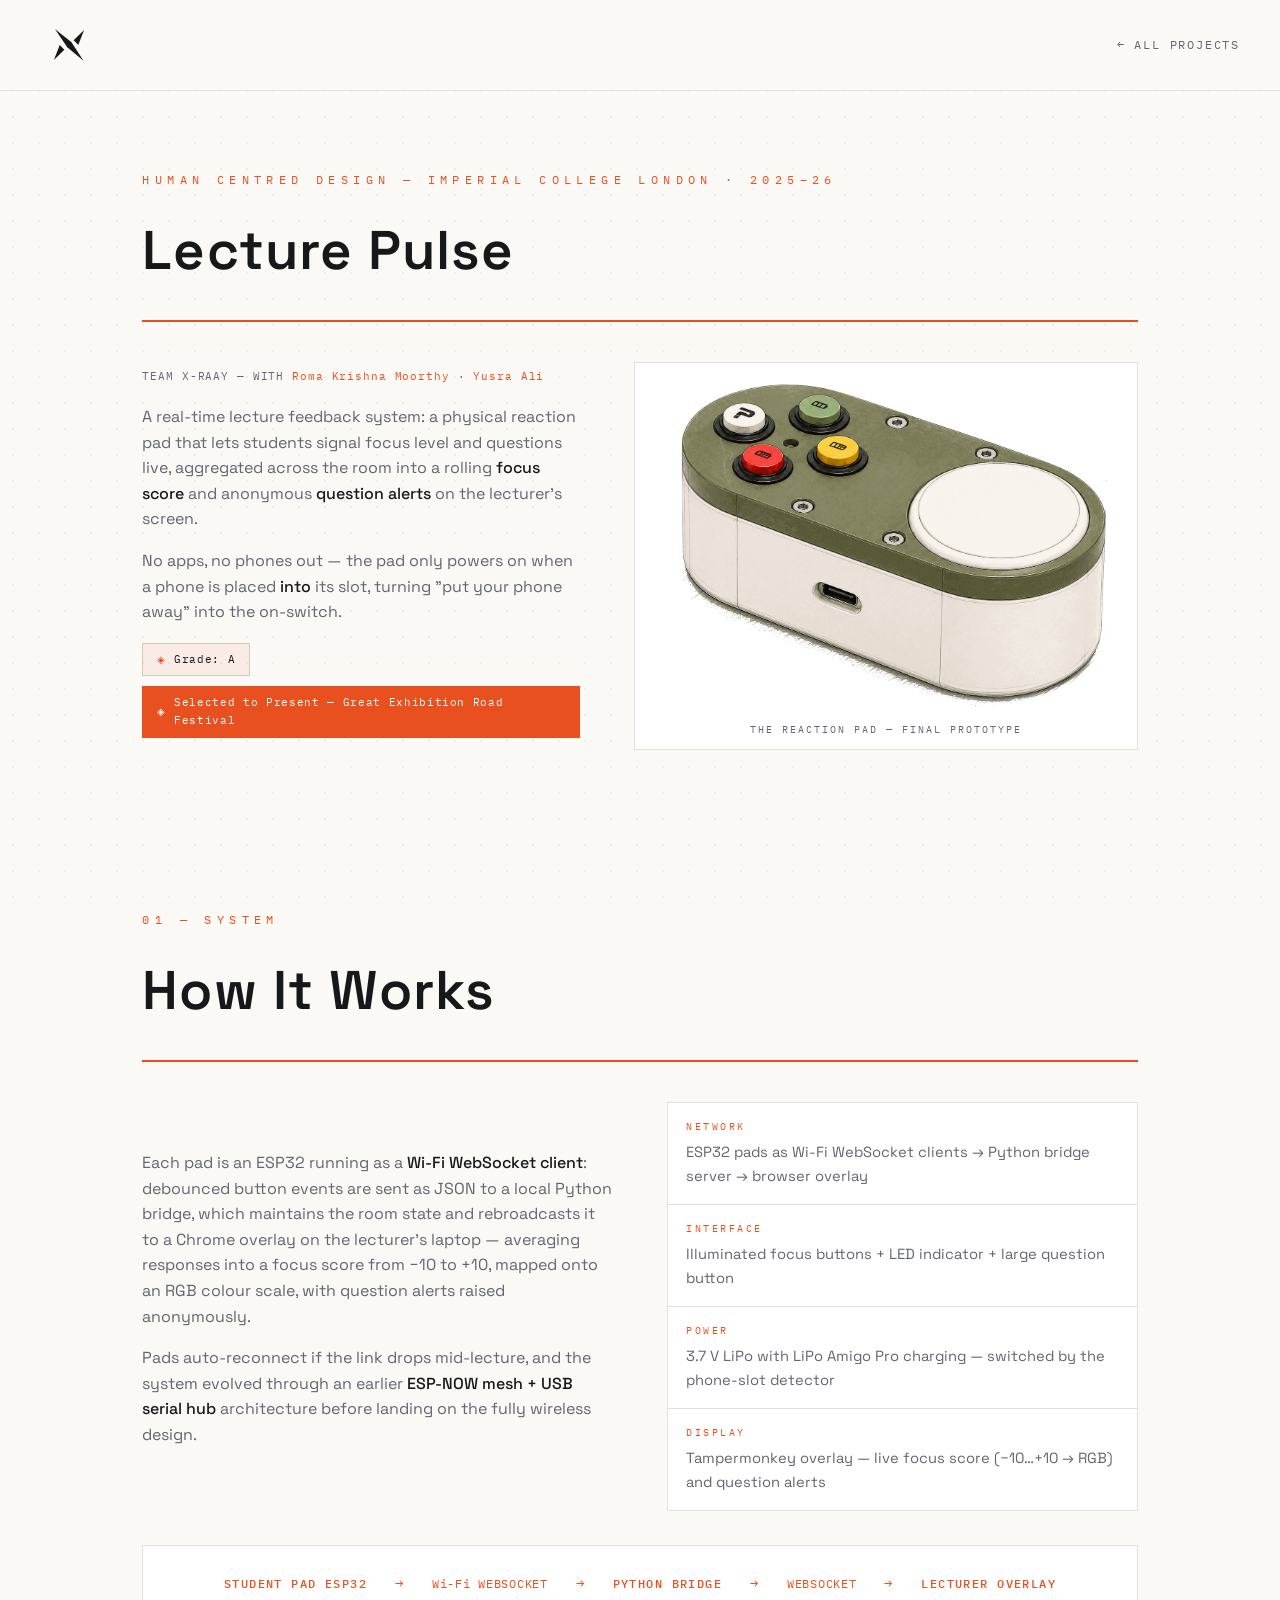
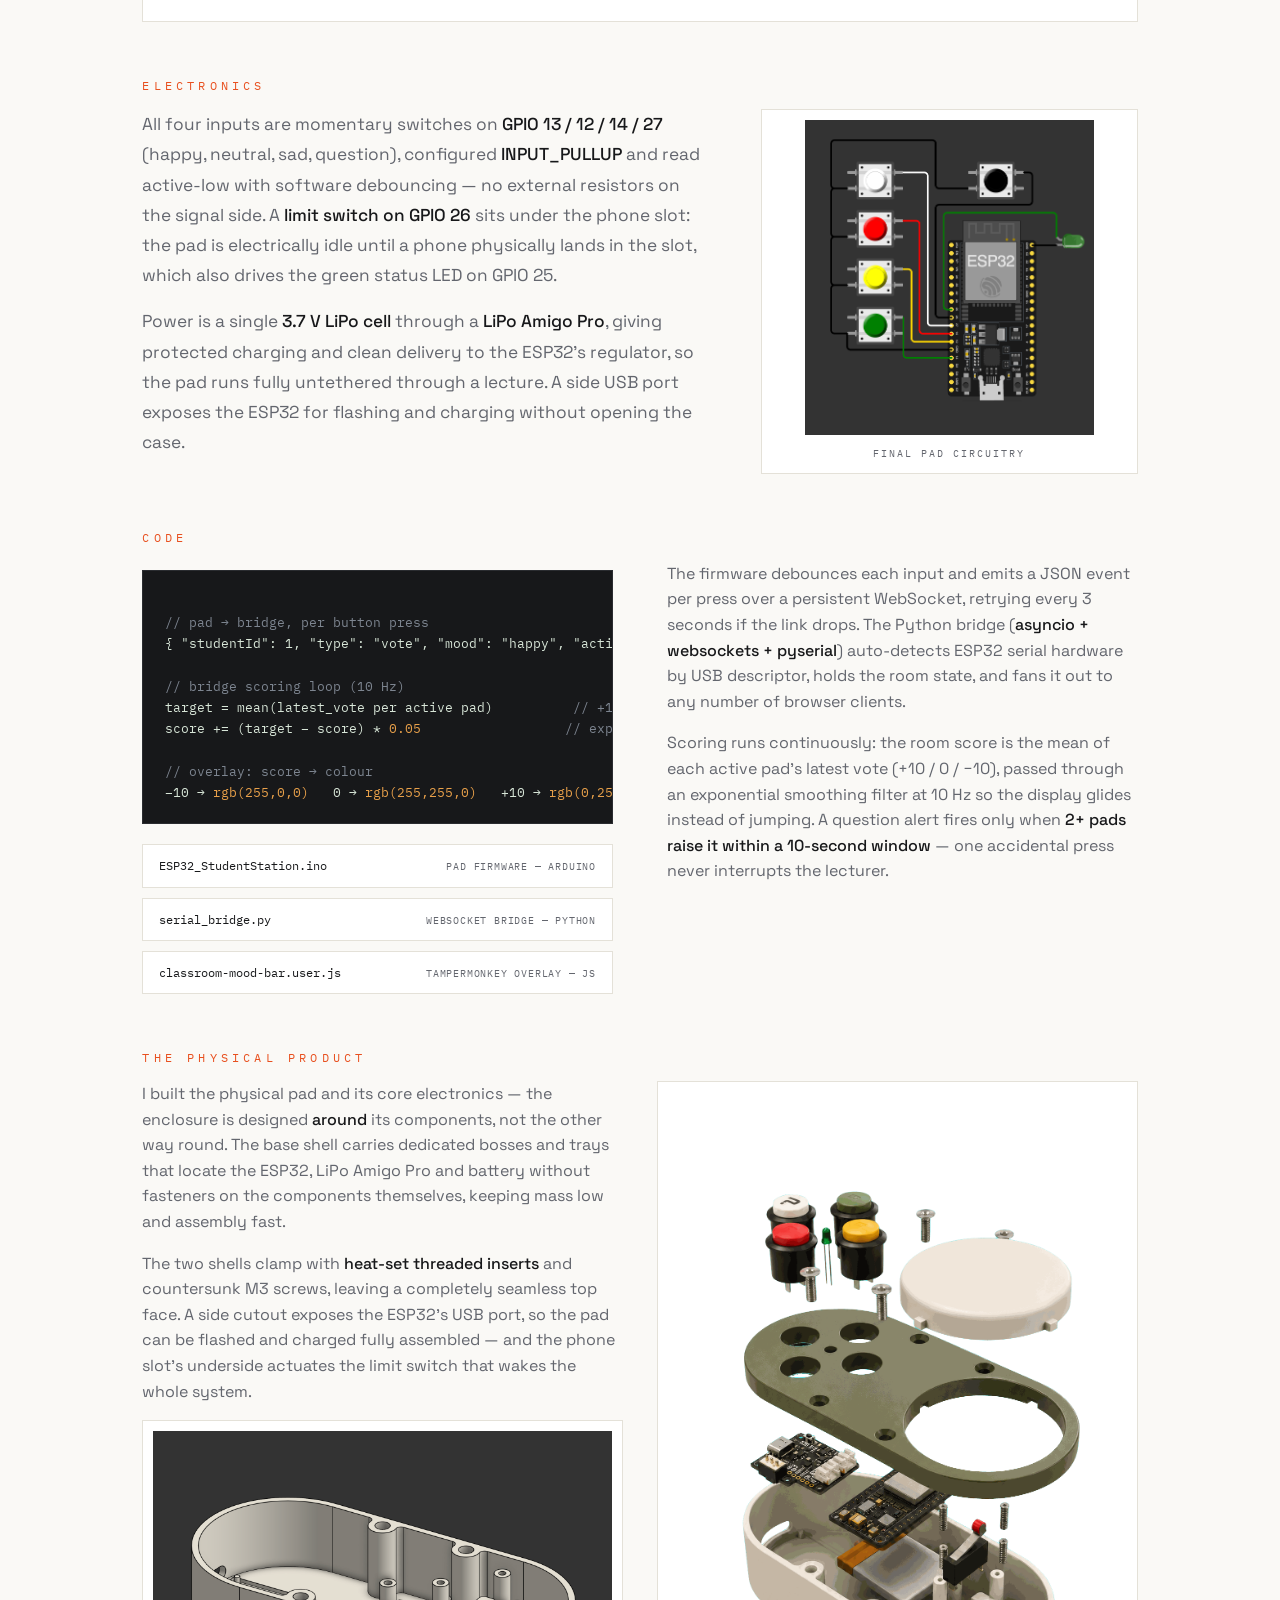
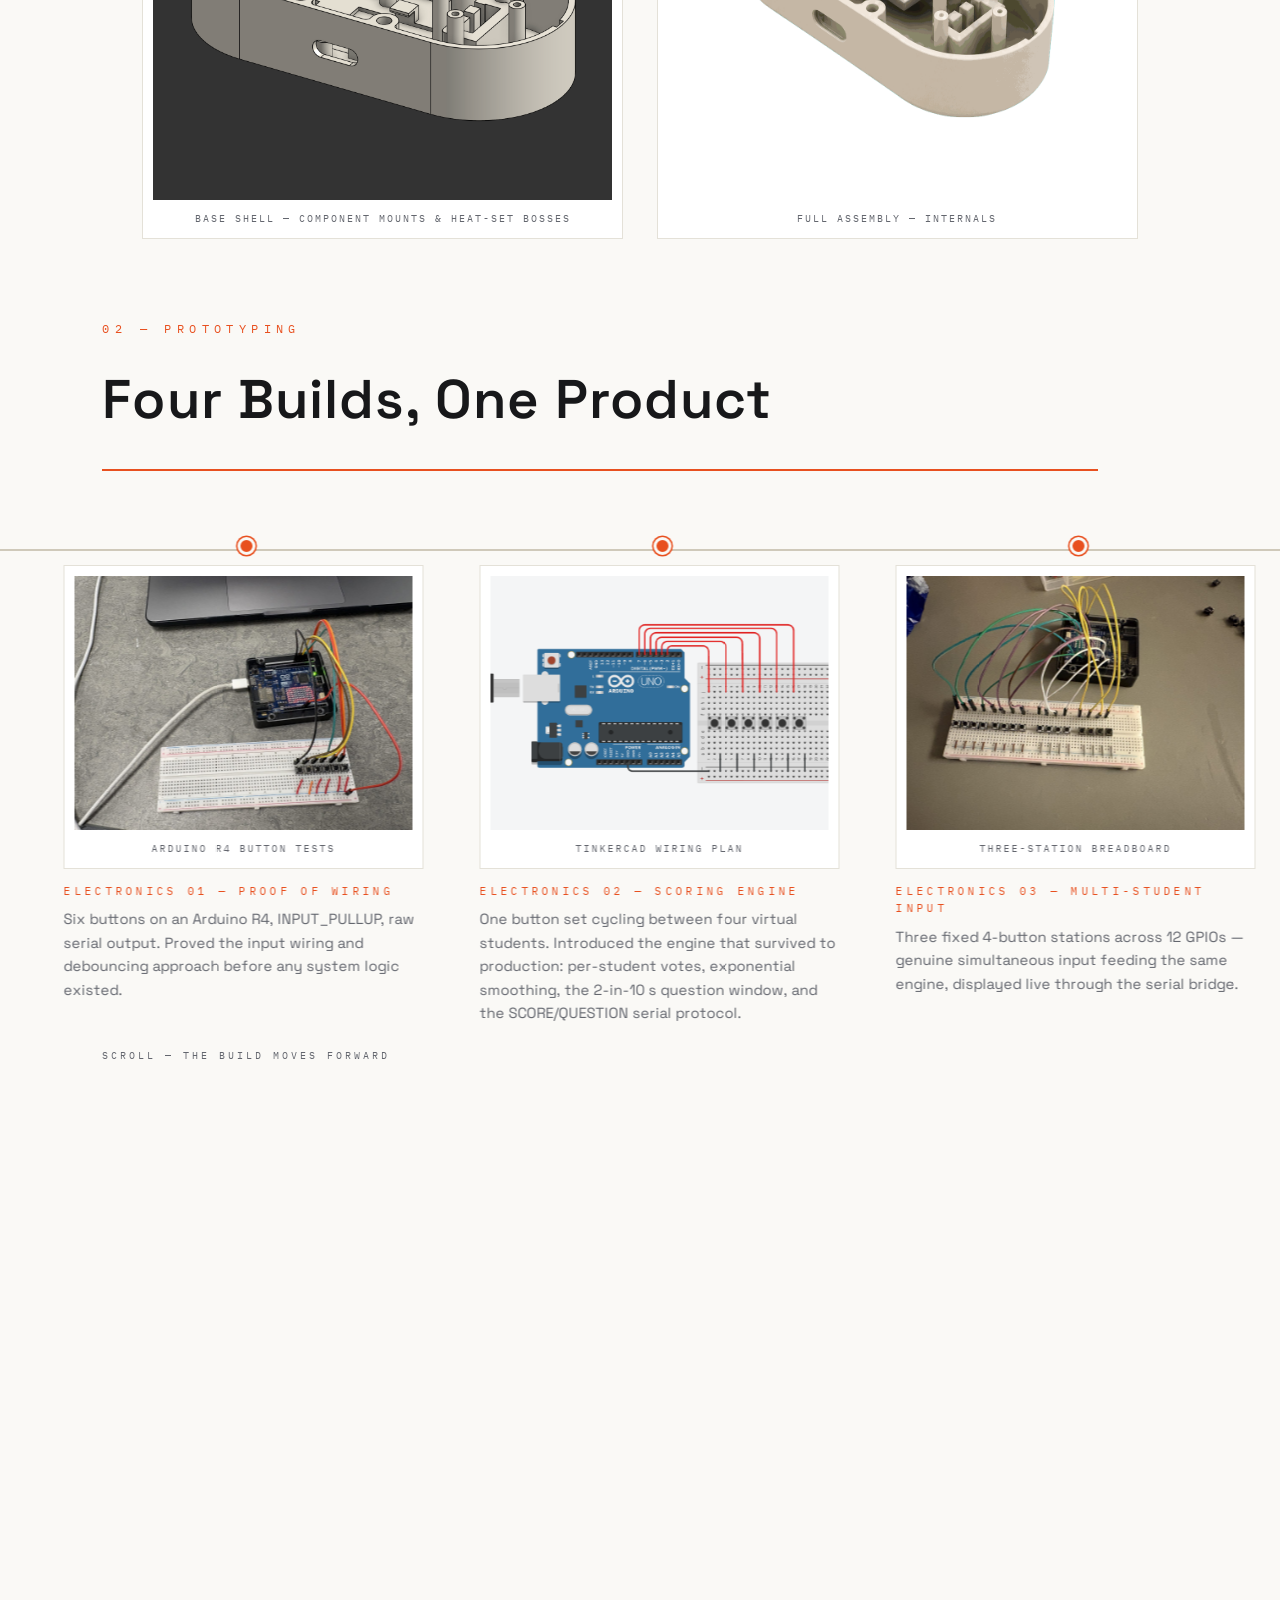
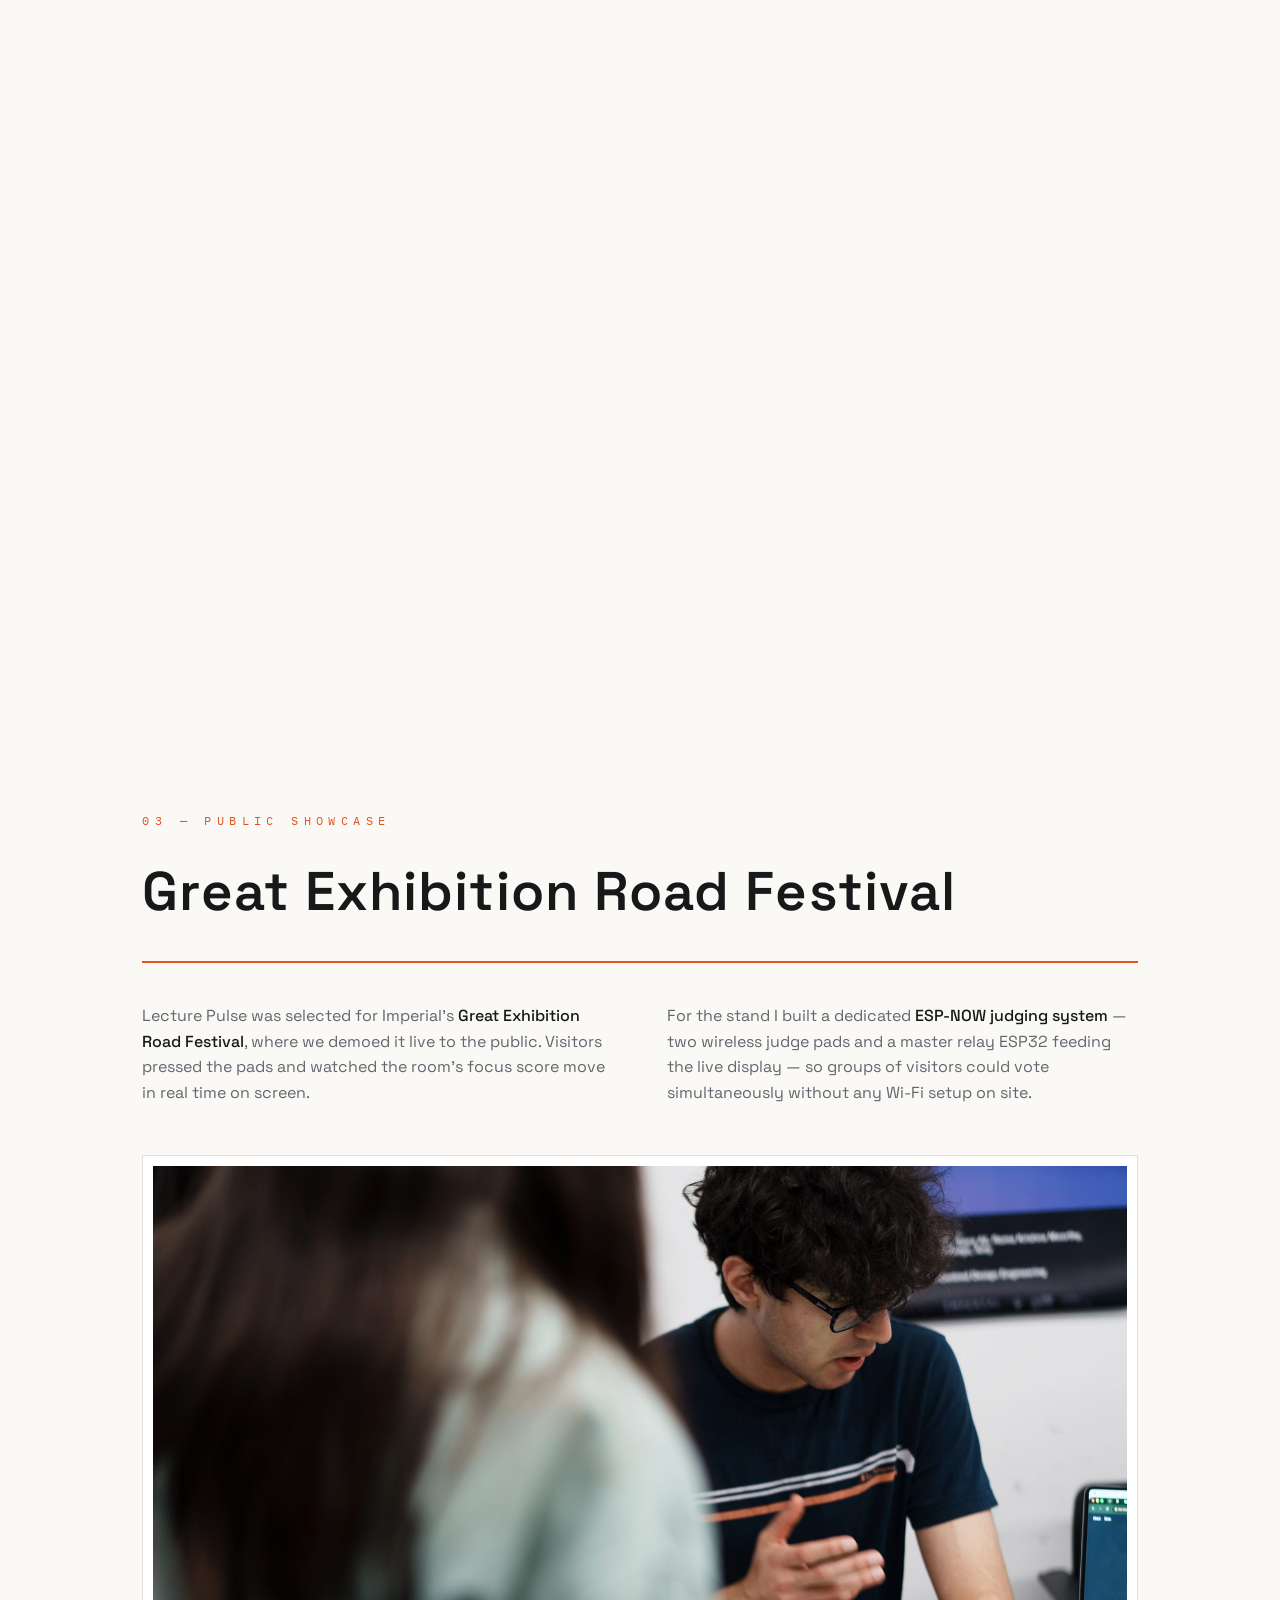
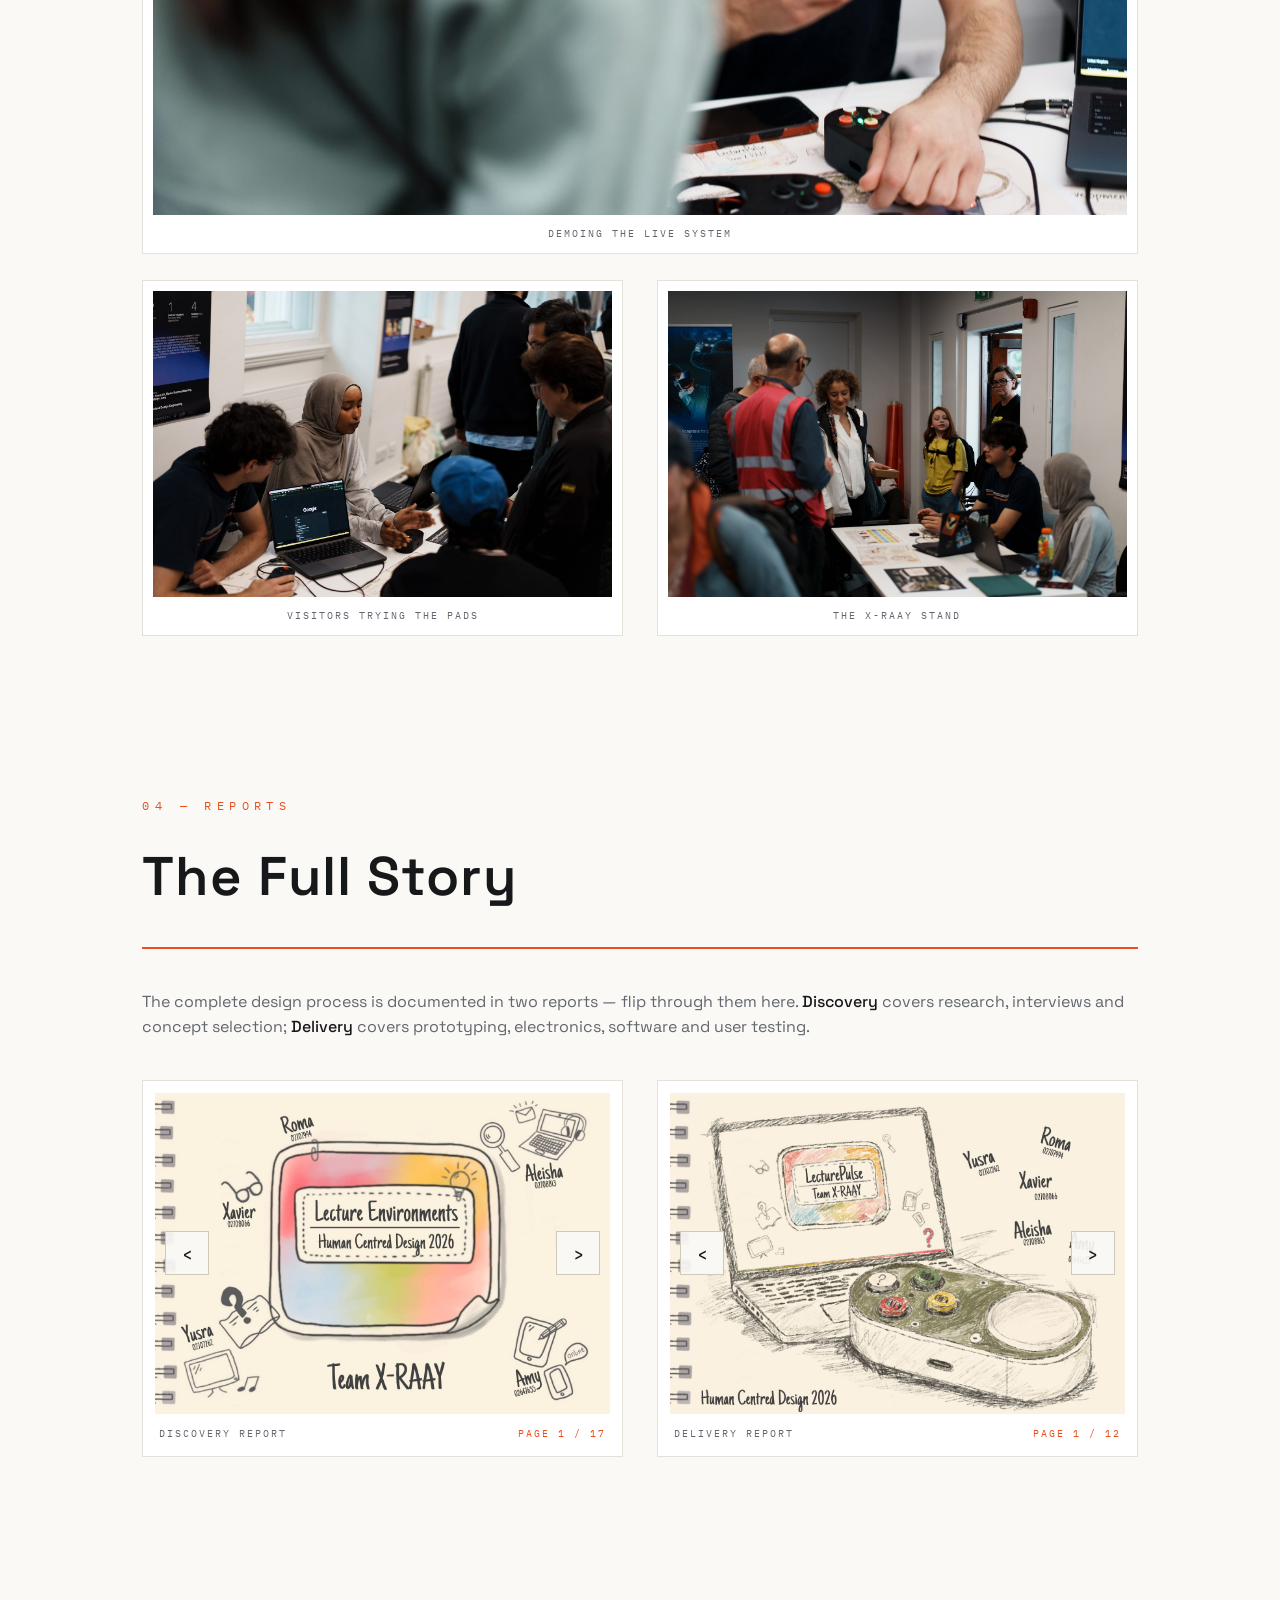
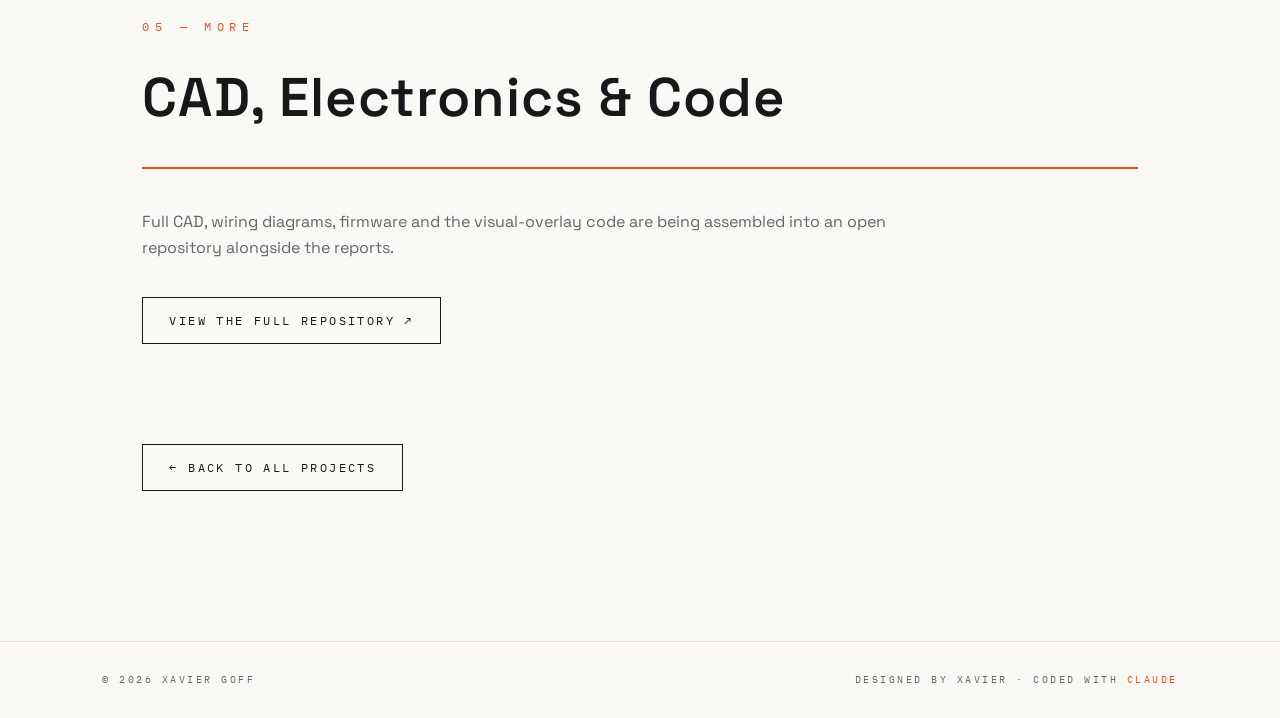
<file: projects/lecture-pulse.html>
<!DOCTYPE html>
<html lang="en">
<head>
<meta charset="UTF-8">
<meta name="viewport" content="width=device-width, initial-scale=1.0">
<title>Lecture Pulse — Xavier Goff</title>
<meta name="description" content="Lecture Pulse — a real-time ESP32 lecture feedback system. Human Centred Design, Imperial College London.">
<link rel="preconnect" href="https://fonts.googleapis.com">
<link rel="preconnect" href="https://fonts.gstatic.com" crossorigin>
<link href="https://fonts.googleapis.com/css2?family=Space+Grotesk:wght@300;400;500;600;700&family=IBM+Plex+Mono:wght@300;400;500&display=swap" rel="stylesheet">
<link rel="stylesheet" href="../styles.css?v=3">
<style>
/* ---------- page-local styles ---------- */
.case section{padding:80px 8vw;overflow-x:clip}
.case section.case-hero{padding-top:170px}
.case p{color:var(--ink-dim);margin-bottom:16px}
.case p b{color:var(--ink);font-weight:500}
.case-meta{display:flex;flex-wrap:wrap;gap:10px;margin:18px 0 8px}

.split{display:grid;grid-template-columns:1fr 1fr;gap:54px;align-items:center;margin-top:10px}
.split > *{min-width:0}
.split.wide-r{grid-template-columns:1fr 1.15fr}
.split.wide-l{grid-template-columns:1.15fr 1fr}
.split.elec-split{grid-template-columns:1.5fr 1fr;align-items:stretch}
@media(max-width:900px){.split,.split.wide-r,.split.wide-l,.split.elec-split{grid-template-columns:1fr}}

figure{border:1px solid var(--line);background:#fff;padding:10px 10px 0;margin:0}
figure img,figure video{width:100%;display:block}
figcaption{
  padding:11px 4px;text-align:center;font-family:var(--font-mono);
  font-size:10px;letter-spacing:.2em;text-transform:uppercase;color:var(--ink-dim);
}
figure.plain{border:none;background:none;padding:0}
figure.plain img{object-fit:contain}

.spec-list{display:grid;gap:1px;background:var(--line);border:1px solid var(--line)}
.spec-item{background:var(--bg-2);padding:16px 18px}
.spec-item .t{font-family:var(--font-mono);font-size:10px;letter-spacing:.25em;text-transform:uppercase;color:var(--accent);margin-bottom:6px}
.spec-item .d{font-size:.92rem;color:var(--ink-dim)}

/* architecture diagram strip */
.arch{
  margin-top:34px;border:1px solid var(--line);background:var(--bg-2);padding:26px 20px;
  font-family:var(--font-mono);font-size:12px;letter-spacing:.06em;color:var(--ink-dim);
  display:flex;flex-wrap:wrap;align-items:center;justify-content:center;gap:28px;text-align:center;
}
.arch .node{color:var(--accent);font-weight:500;letter-spacing:.12em}
.arch .link{color:var(--accent);white-space:nowrap}
.arch .ar{color:var(--accent);font-weight:400;font-size:14px}
.arch .link b{font-weight:400}
@media(max-width:640px){
  .arch{flex-direction:column;gap:12px}
  .arch .ar{display:inline-block;transform:rotate(90deg)}
}

/* ---------- report carousels ---------- */
.carousel .frame img{cursor:zoom-in}
.carousel.expanded{position:fixed;inset:3vh 4vw;z-index:320;display:flex;flex-direction:column;box-shadow:0 40px 90px rgba(0,0,0,.4)}
.carousel.expanded .frame{flex:1;min-height:0;display:flex;align-items:center;justify-content:center}
.carousel.expanded .frame img{width:auto;height:100%;max-width:100%;object-fit:contain;margin:0 auto;cursor:zoom-out}
.carousel-backdrop{position:fixed;inset:0;background:rgba(23,24,26,.65);z-index:310;opacity:0;pointer-events:none;transition:opacity .3s ease}
.carousel-backdrop.open{opacity:1;pointer-events:auto}

.carousel{border:1px solid var(--line);background:#fff;padding:12px}
.carousel .frame{position:relative;overflow:hidden}
.carousel img{width:100%;display:block;transition:opacity .3s ease}
.carousel .c-btn{
  position:absolute;top:50%;transform:translateY(-50%);
  width:44px;height:44px;border:1px solid var(--line-bright);background:rgba(250,249,246,.92);
  color:var(--ink);font-size:20px;line-height:1;cursor:pointer;z-index:5;
  transition:all .25s;font-family:var(--font-head);
}
.carousel .c-btn:hover{border-color:var(--accent);color:var(--accent);background:#fff}
.carousel .c-prev{left:10px}
.carousel .c-next{right:10px}
.carousel .c-bar{
  display:flex;justify-content:space-between;align-items:center;padding:12px 4px 2px;
  font-family:var(--font-mono);font-size:10px;letter-spacing:.2em;text-transform:uppercase;color:var(--ink-dim);
}
.carousel .c-count{color:var(--accent)}
.carousel-row{display:grid;grid-template-columns:1fr 1fr;gap:34px;margin-top:40px}
@media(max-width:980px){.carousel-row{grid-template-columns:1fr}}

.repo-link{
  display:inline-block;margin-top:20px;font-family:var(--font-mono);font-size:12px;
  letter-spacing:.2em;text-transform:uppercase;color:var(--ink);text-decoration:none;
  border:1.5px solid var(--ink);padding:13px 26px;transition:all .3s;
}
.repo-link:hover{border-color:var(--accent);color:var(--accent);background:var(--accent-soft);transform:translateY(-2px)}
.back-row{padding:0 8vw 90px;max-width:1200px;margin:0 auto}

/* ---------- technical breakdown blocks ---------- */
.tech-h{
  font-family:var(--font-mono);font-size:12px;letter-spacing:.35em;text-transform:uppercase;
  color:var(--accent);margin:54px 0 14px;
}
.codebox{
  max-width:100%;
  background:#17181a;color:#d8e6d8;border:1px solid #2a2c30;
  font-family:var(--font-mono);font-size:12.5px;line-height:1.7;
  padding:20px 22px;overflow-x:auto;white-space:pre;
}
.codebox .c{color:#7d8590}
@media(max-width:640px){.codebox{font-size:10.5px;padding:14px}}
.codebox .k{color:#e8a04a}

/* ---------- horizontal build timeline (scroll-driven) ---------- */
.tl-wrap{height:340vh;position:relative}
.tl-sticky{position:sticky;top:90px;display:flex;flex-direction:column}
.tl-head{padding:0 8vw;max-width:1200px}
.tl-viewport{overflow:hidden;margin-top:14px;position:relative}
.tl-viewport::before{
  content:'';position:absolute;top:24px;left:0;width:100%;height:2px;background:var(--line-bright);
}
.tl-track{display:flex;gap:56px;padding:40px 8vw 8px;will-change:transform;align-items:flex-start}
.tl-card{flex:0 0 min(360px,78vw);position:relative}
.tl-card::before{
  content:'';position:absolute;top:-28px;left:50%;margin-left:-6px;width:12px;height:12px;border-radius:50%;
  background:var(--accent);border:3px solid var(--bg);box-shadow:0 0 0 1.5px var(--accent);
}
.tl-stage{font-family:var(--font-mono);font-size:11px;letter-spacing:.3em;text-transform:uppercase;color:var(--accent);margin:14px 0 8px}
.tl-card figure{margin:0}
.tl-card figure img{aspect-ratio:4/3;object-fit:cover}
.tl-card figure img.fit{object-fit:contain;background:#fff}
.tl-empty{
  aspect-ratio:4/3;display:flex;align-items:center;justify-content:center;text-align:center;
  background:repeating-linear-gradient(-45deg, transparent, transparent 12px, rgba(23,24,26,.05) 12px, rgba(23,24,26,.05) 13px);
  font-family:var(--font-mono);font-size:10px;letter-spacing:.2em;color:var(--ink-dim);padding:0 16px;
}
.tl-card p{font-size:.92rem;color:var(--ink-dim);margin:0}
.tl-hint{font-family:var(--font-mono);font-size:10px;letter-spacing:.3em;text-transform:uppercase;color:var(--ink-dim);padding:14px 8vw 0}

/* ---------- larger body text ---------- */
.big-p p{font-size:1.08rem;line-height:1.75}

/* ---------- code file links ---------- */
.code-files{display:grid;gap:10px;margin-bottom:18px}
.code-files a{
  display:flex;justify-content:space-between;align-items:baseline;gap:14px;flex-wrap:wrap;
  border:1px solid var(--line);background:var(--bg-2);padding:11px 16px;
  text-decoration:none;transition:border-color .25s, background .25s;
}
.code-files a span{font-family:var(--font-mono);font-size:12px;color:var(--ink)}
.code-files a em{font-family:var(--font-mono);font-size:10px;font-style:normal;letter-spacing:.08em;color:var(--ink-dim);text-transform:uppercase}
.code-files a:hover{border-color:var(--accent);background:var(--accent-soft)}
.code-files a:hover span{color:var(--accent)}

/* ---------- figure cell locked to its text column's height ---------- */
.match-h{position:relative;min-height:260px}
.match-h figure{position:absolute;inset:0;display:flex;flex-direction:column}
.match-h img{flex:1;min-height:0;object-fit:contain;width:100%}
@media(max-width:900px){
  /* single column: no height-matching — the figure flows naturally */
  .match-h{min-height:0}
  .match-h figure{position:static}
  .match-h img{flex:none;height:auto}
}

/* ---------- physical product grid: right image fills the column height ---------- */
.pp-grid{display:grid;grid-template-columns:1fr 1fr;gap:34px;align-items:stretch;margin-top:10px}
.pp-grid > *{min-width:0}
.pp-tall{display:flex;flex-direction:column}
.pp-tall img{flex:1;height:100%;object-fit:contain;min-height:0}
@media(max-width:900px){.pp-grid{grid-template-columns:1fr}.pp-tall img{height:auto}}

/* ---------- scroll-in transitions ---------- */
.rv,.rv-l,.rv-r{opacity:0;transition:opacity .9s ease, transform .9s cubic-bezier(.22,1,.36,1)}
.rv{transform:translateY(34px)}
.rv-l{transform:translateX(-46px)}
.rv-r{transform:translateX(46px)}
.in .rv,.in .rv-l,.in .rv-r{opacity:1;transform:none}
.in .dl1{transition-delay:.15s}.in .dl2{transition-delay:.3s}.in .dl3{transition-delay:.45s}

/* lightbox: click any image to expand */
.case figure img{cursor:zoom-in}
.lightbox{position:fixed;inset:0;z-index:300;background:rgba(23,24,26,.92);display:flex;align-items:center;justify-content:center;padding:4vh 4vw;cursor:zoom-out;opacity:0;pointer-events:none;transition:opacity .3s ease}
.lightbox.open{opacity:1;pointer-events:auto}
.lightbox img{max-width:100%;max-height:100%;object-fit:contain;background:#fff;padding:8px;border:1px solid var(--line)}
</style>
</head>
<body>
<div class="grid-bg"></div>

<nav>
  <a href="../index.html" aria-label="Home">
    <svg class="nav-mark" viewBox="0 0 100 100" xmlns="http://www.w3.org/2000/svg">
      <path d="M26 23 L54 45 L75 77 L47 54 Z"/>
      <path d="M76 24 L58 42 L66 50 Z"/>
      <path d="M24 76 L42 58 L34 50 Z"/>
    </svg>
  </a>
  <div class="nav-links">
    <a href="../index.html#projects">← All Projects</a>
  </div>
</nav>

<div class="case">

<!-- ================= HERO ================= -->
<section class="case-hero in">
  <div class="kicker rv">Human Centred Design — Imperial College London · 2025–26</div>
  <h2 class="section-title rv dl1">Lecture Pulse</h2>
  <div class="rule" style="transform:scaleX(1)"></div>
  <div class="split wide-r">
    <div>
      <div class="contribs rv dl1">TEAM X-RAAY — WITH <a href="https://www.linkedin.com/in/romasyrry-shunmugam-b38804389/" target="_blank" rel="noopener">Roma Krishna Moorthy</a> · <a href="https://www.linkedin.com/in/yusra-ali-565b092b0/" target="_blank" rel="noopener">Yusra Ali</a></div>
      <p class="rv dl2" style="margin-top:18px">A real-time lecture feedback system: a physical reaction pad that lets students signal
      focus level and questions live, aggregated across the room into a rolling <b>focus score</b>
      and anonymous <b>question alerts</b> on the lecturer's screen.</p>
      <p class="rv dl2">No apps, no phones out — the pad only powers on when a phone is placed <b>into</b> its
      slot, turning "put your phone away" into the on-switch.</p>
      <div class="case-meta awards rv dl3">
        <span class="award">Grade: A</span>
        <span class="award special">Selected to Present — Great Exhibition Road Festival</span>
      </div>
    </div>
    <figure class="rv-r dl1">
      <img src="../photos/lecturepulse-closed.png" alt="Lecture Pulse reaction pad">
      <figcaption>The reaction pad — final prototype</figcaption>
    </figure>
  </div>
</section>

<!-- ================= SYSTEM ================= -->
<section class="watch">
  <div class="kicker rv">01 — System</div>
  <h2 class="section-title rv dl1">How It Works</h2>
  <div class="rule" style="transform:scaleX(1)"></div>
  <div class="split">
    <div class="rv-l dl1">
      <p>Each pad is an ESP32 running as a <b>Wi-Fi WebSocket client</b>: debounced button
      events are sent as JSON to a local Python bridge, which maintains the room state and
      rebroadcasts it to a Chrome overlay on the lecturer's laptop — averaging responses into
      a focus score from −10 to +10, mapped onto an RGB colour scale, with question alerts
      raised anonymously.</p>
      <p>Pads auto-reconnect if the link drops mid-lecture, and the system evolved through an
      earlier <b>ESP-NOW mesh + USB serial hub</b> architecture before landing on the fully
      wireless design.</p>
    </div>
    <div class="spec-list rv-r dl2">
      <div class="spec-item"><div class="t">Network</div><div class="d">ESP32 pads as Wi-Fi WebSocket clients → Python bridge server → browser overlay</div></div>
      <div class="spec-item"><div class="t">Interface</div><div class="d">Illuminated focus buttons + LED indicator + large question button</div></div>
      <div class="spec-item"><div class="t">Power</div><div class="d">3.7 V LiPo with LiPo Amigo Pro charging — switched by the phone-slot detector</div></div>
      <div class="spec-item"><div class="t">Display</div><div class="d">Tampermonkey overlay — live focus score (−10…+10 → RGB) and question alerts</div></div>
    </div>
  </div>
  <div class="arch rv dl2">
    <span class="node">STUDENT PAD ESP32</span>
    <b class="ar">→</b>
    <span class="link">Wi-Fi WEBSOCKET</span>
    <b class="ar">→</b>
    <span class="node">PYTHON BRIDGE</span>
    <b class="ar">→</b>
    <span class="link">WEBSOCKET</span>
    <b class="ar">→</b>
    <span class="node">LECTURER OVERLAY</span>
  </div>

  <!-- ---- electronics breakdown ---- -->
  <div class="tech-h rv">Electronics</div>
  <div class="split elec-split">
    <div class="rv-l big-p">
      <p>All four inputs are momentary switches on <b>GPIO 13 / 12 / 14 / 27</b> (happy, neutral,
      sad, question), configured <b>INPUT_PULLUP</b> and read active-low with software debouncing —
      no external resistors on the signal side. A <b>limit switch on GPIO 26</b> sits under the
      phone slot: the pad is electrically idle until a phone physically lands in the slot,
      which also drives the green status LED on GPIO 25.</p>
      <p>Power is a single <b>3.7 V LiPo cell</b> through a <b>LiPo Amigo Pro</b>, giving protected
      charging and clean delivery to the ESP32's regulator, so the pad runs fully untethered
      through a lecture. A side USB port exposes the ESP32 for flashing and charging without
      opening the case.</p>
    </div>
    <div class="rv-r match-h"><figure><img src="../photos/lecturepulse/circuitry.png" alt="Final pad circuitry diagram" loading="lazy"><figcaption>Final pad circuitry</figcaption></figure></div>
  </div>

  <!-- ---- code breakdown ---- -->
  <div class="tech-h rv">Code</div>
  <div class="split" style="align-items:start">
    <div class="rv-l">
      <div class="codebox" style="margin-top:9px">
<span class="c">// pad → bridge, per button press</span>
{ "studentId": 1, "type": "vote", "mood": "happy", "active": true }

<span class="c">// bridge scoring loop (10 Hz)</span>
target = mean(latest_vote per active pad)          <span class="c">// +10 / 0 / −10</span>
score += (target − score) * <span class="k">0.05</span>                  <span class="c">// exponential smoothing</span>

<span class="c">// overlay: score → colour</span>
−10 → <span class="k">rgb(255,0,0)</span>   0 → <span class="k">rgb(255,255,0)</span>   +10 → <span class="k">rgb(0,255,0)</span></div>
      <div class="code-files" style="margin:20px 0 0">
        <a href="https://github.com/XavierGoff/Lecture-Pulse/blob/main/Code/pad-firmware/ESP32_StudentStation.ino" target="_blank" rel="noopener"><span>ESP32_StudentStation.ino</span><em>pad firmware — Arduino</em></a>
        <a href="https://github.com/XavierGoff/Lecture-Pulse/blob/main/Code/bridge/serial_bridge.py" target="_blank" rel="noopener"><span>serial_bridge.py</span><em>WebSocket bridge — Python</em></a>
        <a href="https://github.com/XavierGoff/Lecture-Pulse/blob/main/Code/overlay/classroom-mood-bar.user.js" target="_blank" rel="noopener"><span>classroom-mood-bar.user.js</span><em>Tampermonkey overlay — JS</em></a>
      </div>
    </div>
    <div class="rv-r">
      <p>The firmware debounces each input and emits a JSON event per press over a persistent
      WebSocket, retrying every 3 seconds if the link drops. The Python bridge
      (<b>asyncio + websockets + pyserial</b>) auto-detects ESP32 serial hardware by USB
      descriptor, holds the room state, and fans it out to any number of browser clients.</p>
      <p>Scoring runs continuously: the room score is the mean of each active pad's latest vote
      (+10 / 0 / −10), passed through an exponential smoothing filter at 10 Hz so the display
      glides instead of jumping. A question alert fires only when <b>2+ pads raise it within a
      10-second window</b> — one accidental press never interrupts the lecturer.</p>
    </div>
  </div>

  <!-- ---- product & enclosure breakdown ---- -->
  <div class="tech-h rv">The Physical Product</div>
  <div class="pp-grid">
    <div class="rv-l">
      <p>I built the physical pad and its core electronics — the enclosure is designed
      <b>around</b> its components, not the other way round. The base shell carries dedicated
      bosses and trays that locate the ESP32, LiPo Amigo Pro and battery without fasteners on
      the components themselves, keeping mass low and assembly fast.</p>
      <p>The two shells clamp with <b>heat-set threaded inserts</b> and countersunk M3 screws,
      leaving a completely seamless top face. A side cutout exposes the ESP32's USB port, so
      the pad can be flashed and charged fully assembled — and the phone slot's underside
      actuates the limit switch that wakes the whole system.</p>
      <figure style="margin-top:8px"><img src="../photos/lecturepulse/casing-base.png" alt="Base shell CAD — component mounts" loading="lazy"
        onerror="this.outerHTML='&lt;div class=&quot;tl-empty&quot;&gt;ADD photos/lecturepulse/casing-base.png&lt;/div&gt;'"><figcaption>Base shell — component mounts &amp; heat-set bosses</figcaption></figure>
    </div>
    <figure class="pp-tall rv-r"><img src="../photos/lecturepulse-open.png" alt="Pad internals" loading="lazy"><figcaption>Full assembly — internals</figcaption></figure>
  </div>
</section>

<!-- ================= BUILD TIMELINE ================= -->
<div class="tl-wrap" id="tl-wrap">
  <div class="tl-sticky">
    <div class="tl-head">
      <div class="kicker">02 — Prototyping</div>
      <h2 class="section-title">Four Builds, One Product</h2>
      <div class="rule" style="transform:scaleX(1)"></div>
    </div>
    <div class="tl-viewport">
      <div class="tl-track" id="tl-track">
        <div class="tl-card">
          <figure><img src="../photos/lecturepulse/breadboard-v1.jpg" alt="First breadboard button tests" loading="lazy"><figcaption>Arduino R4 button tests</figcaption></figure>
          <div class="tl-txt">
            <div class="tl-stage">Electronics 01 — Proof of Wiring</div>
            <p>Six buttons on an Arduino R4, INPUT_PULLUP, raw serial output. Proved the input wiring and debouncing approach before any system logic existed.</p>
          </div>
        </div>
        <div class="tl-card rev">
          <figure><img src="../photos/lecturepulse/tinkercad-v1.png" alt="TinkerCad wiring plan" loading="lazy"><figcaption>TinkerCad wiring plan</figcaption></figure>
          <div class="tl-txt">
            <div class="tl-stage">Electronics 02 — Scoring Engine</div>
            <p>One button set cycling between four virtual students. Introduced the engine that survived to production: per-student votes, exponential smoothing, the 2-in-10 s question window, and the SCORE/QUESTION serial protocol.</p>
          </div>
        </div>
        <div class="tl-card">
          <figure><img src="../photos/lecturepulse/breadboard.jpg" alt="Three-station breadboard" loading="lazy"><figcaption>Three-station breadboard</figcaption></figure>
          <div class="tl-txt">
            <div class="tl-stage">Electronics 03 — Multi-Student Input</div>
            <p>Three fixed 4-button stations across 12 GPIOs — genuine simultaneous input feeding the same engine, displayed live through the serial bridge.</p>
          </div>
        </div>
        <div class="tl-card rev">
          <figure><img class="fit" src="../photos/lecturepulse/cad-v1.jpg" alt="Enclosure V1 CAD" loading="lazy"><figcaption>V1 — box with phone insert</figcaption></figure>
          <div class="tl-txt">
            <div class="tl-stage">Enclosure V1 — The Box</div>
            <p>A large case with an under-slot phone insert and top button holes. Functionally complete but bulky and material-inefficient — rejected on both packaging and feel.</p>
          </div>
        </div>
        <div class="tl-card">
          <figure><img class="fit" src="../photos/lecturepulse/casing-v2.png" alt="Enclosure V2 CAD" loading="lazy" onerror="this.outerHTML='<div class=\'tl-empty\'>ADD photos/lecturepulse/casing-v2.png</div>'"><figcaption>V2 — compact rounded casing</figcaption></figure>
          <div class="tl-txt">
            <div class="tl-stage">Enclosure V2 — Compact Rework</div>
            <p>The game-controller form: dramatically smaller, rounded, with the phone slot integrated on top. Chosen after user testing showed the familiar shape increased willingness to engage.</p>
          </div>
        </div>
        <div class="tl-card rev">
          <figure><img class="fit" src="../photos/lecturepulse/pad-internals.png" alt="Integrated electronics render" loading="lazy" onerror="this.outerHTML='<div class=\'tl-empty\'>ADD photos/lecturepulse/pad-internals.png</div>'"><figcaption>Component mounting &amp; wiring paths</figcaption></figure>
          <div class="tl-txt">
            <div class="tl-stage">Integration — Electronics In</div>
            <p>Dedicated mounts for the ESP32, Amigo Pro and battery, heat-set inserts, and the USB cutout — the electronics and enclosure designed as one system.</p>
          </div>
        </div>
        <div class="tl-card">
          <figure><img src="../photos/lecturepulse/finalpic.jpg" alt="Final Lecture Pulse pad" loading="lazy" onerror="this.outerHTML='<div class=\'tl-empty\'>ADD photos/lecturepulse/finalpic.jpg</div>'"><figcaption>The production pad</figcaption></figure>
          <div class="tl-txt">
            <div class="tl-stage">Final — Wireless Product</div>
            <p>Per-student ESP32 pads over Wi-Fi WebSockets, LiPo powered, phone-slot switched — as demoed at the Great Exhibition Road Festival.</p>
          </div>
        </div>
      </div>
    </div>
    <div class="tl-hint">SCROLL — THE BUILD MOVES FORWARD</div>
  </div>
</div>

<!-- ================= FESTIVAL ================= -->
<section class="watch">
  <div class="kicker rv">03 — Public Showcase</div>
  <h2 class="section-title rv dl1">Great Exhibition Road Festival</h2>
  <div class="rule" style="transform:scaleX(1)"></div>
  <div class="split">
    <p class="rv-l dl1">Lecture Pulse was selected for Imperial's <b>Great Exhibition Road Festival</b>, where we
    demoed it live to the public. Visitors pressed the pads and watched the room's focus score
    move in real time on screen.</p>
    <p class="rv-r dl1">For the stand I built a dedicated <b>ESP-NOW judging system</b> — two wireless judge pads
    and a master relay ESP32 feeding the live display — so groups of visitors could vote
    simultaneously without any Wi-Fi setup on site.</p>
  </div>
  <figure class="rv dl1" style="margin-top:34px"><img src="../photos/lecturepulse/gerf-1.jpg" alt="Demoing Lecture Pulse at the festival" loading="lazy"><figcaption>Demoing the live system</figcaption></figure>
  <div class="carousel-row" style="margin-top:26px">
    <figure class="rv dl2"><img src="../photos/lecturepulse/gerf-2.jpg" alt="Visitors at the Lecture Pulse stand" loading="lazy"><figcaption>Visitors trying the pads</figcaption></figure>
    <figure class="rv dl3"><img src="../photos/lecturepulse/gerf-4.jpg" alt="The Lecture Pulse stand" loading="lazy"><figcaption>The X-RAAY stand</figcaption></figure>
  </div>
</section>

<!-- ================= REPORTS ================= -->
<section class="watch">
  <div class="kicker rv">04 — Reports</div>
  <h2 class="section-title rv dl1">The Full Story</h2>
  <div class="rule" style="transform:scaleX(1)"></div>
  <p class="rv dl1">The complete design process is documented in two reports — flip through them here.
  <b>Discovery</b> covers research, interviews and concept selection; <b>Delivery</b> covers
  prototyping, electronics, software and user testing.</p>
  <div class="carousel-row">
    <div class="carousel rv dl1" id="carousel-discovery">
      <div class="frame">
        <img alt="Discovery report page">
        <button class="c-btn c-prev" aria-label="Previous page">‹</button>
        <button class="c-btn c-next" aria-label="Next page">›</button>
      </div>
      <div class="c-bar"><span>Discovery Report</span><span class="c-count"></span></div>
    </div>
    <div class="carousel rv dl2" id="carousel-delivery">
      <div class="frame">
        <img alt="Delivery report page">
        <button class="c-btn c-prev" aria-label="Previous page">‹</button>
        <button class="c-btn c-next" aria-label="Next page">›</button>
      </div>
      <div class="c-bar"><span>Delivery Report</span><span class="c-count"></span></div>
    </div>
  </div>
</section>

<!-- ================= NEXT ================= -->
<section class="watch">
  <div class="kicker rv">05 — More</div>
  <h2 class="section-title rv dl1">CAD, Electronics &amp; Code</h2>
  <div class="rule" style="transform:scaleX(1)"></div>
  <p class="rv dl1" style="max-width:760px">Full CAD, wiring diagrams, firmware and the visual-overlay code are being assembled
  into an open repository alongside the reports.</p>
  <!-- NOTE: create the GitHub repo from the lecture-pulse-repo folder, then point this link at it -->
  <a class="repo-link rv dl2" href="https://github.com/XavierGoff/Lecture-Pulse" target="_blank" rel="noopener">View the full repository ↗</a>
</section>

</div>

<div class="back-row">
  <a class="repo-link" href="../index.html#projects">← Back to all projects</a>
</div>

<footer>
  <span>© 2026 XAVIER GOFF</span>
  <span>DESIGNED BY XAVIER · CODED WITH <a class="credit" href="https://claude.ai" target="_blank" rel="noopener">CLAUDE</a></span>
</footer>

<script>
/* scroll-in transitions */
const io = new IntersectionObserver(es => {
  es.forEach(e => { if (e.isIntersecting) { e.target.classList.add('in'); io.unobserve(e.target); } });
}, { threshold: 0, rootMargin: '0px 0px -12% 0px' });
document.querySelectorAll('section.watch').forEach(s => io.observe(s));

/* ---------- report carousels ---------- */
const cbBackdrop = document.createElement('div');
cbBackdrop.className = 'carousel-backdrop';
document.body.appendChild(cbBackdrop);
cbBackdrop.addEventListener('click', () => {
  document.querySelectorAll('.carousel.expanded').forEach(c => c.classList.remove('expanded'));
  cbBackdrop.classList.remove('open');
});
function initCarousel(rootId, base, count) {
  const root = document.getElementById(rootId);
  const img = root.querySelector('img');
  img.addEventListener('click', () => {
    root.classList.toggle('expanded');
    cbBackdrop.classList.toggle('open', root.classList.contains('expanded'));
  });
  const counter = root.querySelector('.c-count');
  let i = 0;
  const src = n => `${base}page-${String(n + 1).padStart(2, '0')}.jpg`;
  function show(n) {
    i = (n + count) % count;
    img.style.opacity = 0;
    const next = new Image();
    next.onload = () => { img.src = next.src; img.style.opacity = 1; };
    next.src = src(i);
    counter.textContent = `PAGE ${i + 1} / ${count}`;
    /* preload neighbours for snappy flipping */
    new Image().src = src((i + 1) % count);
    new Image().src = src((i - 1 + count) % count);
  }
  root.querySelector('.c-prev').addEventListener('click', () => show(i - 1));
  root.querySelector('.c-next').addEventListener('click', () => show(i + 1));
  show(0);
}
initCarousel('carousel-discovery', '../photos/lecturepulse/discovery/', 17);
initCarousel('carousel-delivery', '../photos/lecturepulse/delivery/', 12);

/* ---------- build timeline: slides right as you scroll ---------- */
const tlWrap = document.getElementById('tl-wrap');
const tlTrack = document.getElementById('tl-track');
let tlSmooth = 0;
function tlMaxShift() {
  const cards = tlTrack.querySelectorAll('.tl-card');
  if (!cards.length) return 0;
  const first = cards[0], last = cards[cards.length - 1];
  /* final position: last card's right edge sits as far from the right side
     as the first card sits from the left */
  return Math.max(0, last.offsetLeft + last.offsetWidth + first.offsetLeft - innerWidth);
}
const tlSticky = document.querySelector('.tl-sticky');
function tlSize() {
  /* wrap = horizontal travel + the content's own height: the section hugs
     its content, so no dead gap before the next section on any screen */
  const maxShift = tlMaxShift();
  tlWrap.style.height = (maxShift * 0.65 + tlSticky.offsetHeight + 110) + 'px';
}
addEventListener('resize', tlSize, { passive: true });
addEventListener('load', tlSize);
tlSize();
function tlLoop() {
  const total = tlWrap.offsetHeight - tlSticky.offsetHeight - 110;
  const target = Math.min(1, Math.max(0, -tlWrap.getBoundingClientRect().top / total));
  tlSmooth += (target - tlSmooth) * 0.22;   /* tighter follow so the end never lags */
  const maxShift = tlMaxShift();
  /* progressive easing: steady through the cards, accelerating toward the end so
     the sideways motion hands off seamlessly into normal downward scrolling */
  const eased = 0.55 * tlSmooth + 0.45 * tlSmooth * tlSmooth * tlSmooth;
  tlTrack.style.transform = `translateX(${(-eased * maxShift).toFixed(1)}px)`;
  requestAnimationFrame(tlLoop);
}
requestAnimationFrame(tlLoop);
</script>
<script>
(() => {
  const lb = document.createElement('div');
  lb.className = 'lightbox';
  lb.innerHTML = '<img alt="">';
  document.body.appendChild(lb);
  const lbImg = lb.querySelector('img');
  document.querySelectorAll('.case figure img').forEach(im => {
    im.addEventListener('click', () => { lbImg.src = im.src; lb.classList.add('open'); });
  });
  lb.addEventListener('click', () => lb.classList.remove('open'));
})();
</script>
</body>
</html>
</file>
<file: styles.css>
/* ============================================================
   THEME TOKENS — clean light theme with a bold accent.
   Change these to re-skin the whole site.
   ============================================================ */
:root{
  --bg:          #faf9f6;   /* warm off-white */
  --bg-2:        #ffffff;   /* card white */
  --ink:         #17181a;   /* near-black text */
  --ink-dim:     #63666e;   /* secondary text */
  --line:        #e4e1d8;   /* hairline rules */
  --line-bright: #cfc9ba;   /* stronger rules */
  --accent:      #e8501f;   /* international orange — the pop */
  --accent-soft: rgba(232,80,31,.07);
  --font-head: 'Space Grotesk', sans-serif;
  --font-mono: 'IBM Plex Mono', monospace;
}

*{margin:0;padding:0;box-sizing:border-box}
html{scroll-behavior:smooth}
body{
  background:var(--bg);
  color:var(--ink);
  font-family:var(--font-head);
  overflow-x:hidden;
  line-height:1.6;
}

/* ---------- scroll progress bar ---------- */
#progress{position:fixed;top:0;left:0;height:3px;width:0;background:var(--accent);z-index:200}

/* ---------- dot grid background ---------- */
.grid-bg{
  position:fixed;inset:0;z-index:-3;pointer-events:none;
  background-image:radial-gradient(circle, var(--line) 1px, transparent 1.4px);
  background-size:26px 26px;
  opacity:.55;
  animation:gridDrift 120s linear infinite;
}
@keyframes gridDrift{from{background-position:0 0}to{background-position:104px 104px}}

/* ---------- floating geometric shapes (ambient movement) ---------- */
.shape-wrap{position:fixed;z-index:-2;pointer-events:none;will-change:transform}
.shape{opacity:.28;animation:floatA var(--dur,26s) ease-in-out infinite alternate}
.shape.sq{border:1.5px solid var(--accent)}
.shape.sq.gray{border-color:var(--line-bright)}
.shape.ci{border:1.5px solid var(--accent);border-radius:50%}
.shape.ci.gray{border-color:var(--line-bright)}
.shape.di{border:1.5px solid var(--accent);transform:rotate(45deg)}
.shape.dot{background:var(--accent);border-radius:50%;opacity:.35}
.shape.plus{color:var(--accent);font-family:var(--font-mono);font-size:22px;opacity:.4}
@keyframes floatA{
  from{transform:translate(0,0) rotate(0deg)}
  to{transform:translate(26px,-34px) rotate(14deg)}
}

/* ---------- nav ---------- */
nav{
  position:fixed;top:0;left:0;right:0;z-index:100;
  display:flex;justify-content:space-between;align-items:center;
  padding:16px 40px;
  background:var(--bg);
  border-bottom:1px solid var(--line);
}
/* Your logo, vectorized. To swap in an exact file later, replace the
   <path> data in the nav <svg> and in the sketch divider <svg> below. */
.nav-mark{width:58px;height:58px;display:block;transition:transform .4s cubic-bezier(.22,1,.36,1)}
@media(max-width:640px){.nav-mark{width:44px;height:44px}}
.nav-mark path{fill:var(--ink);transition:fill .3s}
a:hover > .nav-mark{transform:rotate(90deg)}
a:hover > .nav-mark path{fill:var(--accent)}
.nav-links{display:flex;gap:34px;align-items:center}
.nav-links a{
  color:var(--ink-dim);text-decoration:none;font-family:var(--font-mono);
  font-size:12px;letter-spacing:.15em;text-transform:uppercase;
  position:relative;transition:color .25s;
}
.nav-links a::after{
  content:'';position:absolute;left:0;bottom:-5px;height:2px;width:0;
  background:var(--accent);transition:width .3s;
}
.nav-links a:hover{color:var(--ink)}
.nav-links a:hover::after{width:100%}
@media(max-width:640px){.nav-links{gap:18px}.nav-links a{font-size:10px}nav{padding:14px 20px}.drop-arrow{display:none}}
@media(max-width:480px){
  .nav-links{gap:11px}
  .nav-links a{font-size:9px;letter-spacing:.06em}
  nav{padding:12px 14px}
}

/* ---------- section scaffolding ---------- */
section{position:relative;padding:130px 8vw;max-width:1200px;margin:0 auto;overflow-x:clip}
.kicker{
  font-family:var(--font-mono);font-size:12px;letter-spacing:.45em;
  text-transform:uppercase;color:var(--accent);margin-bottom:18px;
}
h2.section-title{
  font-size:clamp(2rem,5vw,3.4rem);font-weight:600;letter-spacing:.02em;
  margin-bottom:14px;
}
.rule{
  height:2px;background:var(--accent);margin:26px 0 40px;
  transform-origin:left;transform:scaleX(0);transition:transform 1.1s cubic-bezier(.22,1,.36,1);
}
.visible .rule{transform:scaleX(1)}

/* generic reveal */
.reveal{opacity:0;transform:translateY(28px);transition:opacity .8s ease,transform .8s cubic-bezier(.22,1,.36,1)}
.visible .reveal{opacity:1;transform:none}
.reveal.d1{transition-delay:.12s}.reveal.d2{transition-delay:.24s}.reveal.d3{transition-delay:.36s}

/* ---------- hero ---------- */
.hero{
  min-height:100vh;display:flex;flex-direction:column;justify-content:center;align-items:center;
  text-align:center;padding:0 6vw;position:relative;
}
.hero .kicker{margin-bottom:26px}
.hero h1{
  font-size:clamp(2.6rem,9vw,6.5rem);font-weight:700;letter-spacing:.08em;
  line-height:1.05;
}
.hero h1 span{display:inline-block;opacity:0;transform:translateY(30px);animation:letterIn .7s cubic-bezier(.22,1,.36,1) forwards}
@keyframes letterIn{to{opacity:1;transform:none}}

/* orange swipe under the name */
.name-underline{
  height:5px;width:0;background:var(--accent);margin:22px auto 0;
  animation:swipe .9s cubic-bezier(.22,1,.36,1) forwards 1.5s;
}
@keyframes swipe{to{width:min(340px,52vw)}}

.hero-sub{
  margin-top:24px;font-family:var(--font-mono);font-size:13px;letter-spacing:.12em;
  color:var(--ink-dim);opacity:0;animation:fadeIn 1s forwards 2s;
}
.hero-sub b{color:var(--accent);font-weight:400}
@keyframes fadeIn{to{opacity:1}}
.hero-cta{
  margin-top:46px;opacity:0;animation:fadeIn 1s forwards 2.4s;
  font-family:var(--font-mono);font-size:12px;letter-spacing:.25em;text-transform:uppercase;
  color:var(--ink);text-decoration:none;border:1.5px solid var(--ink);
  padding:14px 30px;position:relative;transition:all .3s;
}
.hero-cta:hover{border-color:var(--accent);color:var(--accent);background:var(--accent-soft);transform:translateY(-2px)}
.scroll-hint{
  position:absolute;bottom:34px;font-family:var(--font-mono);font-size:10px;
  letter-spacing:.4em;color:var(--ink-dim);opacity:0;animation:fadeIn 1s forwards 3s;
}
.scroll-hint::after{
  content:'';display:block;width:1px;height:38px;margin:10px auto 0;
  background:linear-gradient(var(--accent),transparent);animation:hintPulse 2s infinite;
}
@keyframes hintPulse{0%,100%{opacity:.3}50%{opacity:1}}

/* ---------- pencil-sketch logo divider (scroll-scrubbed) ----------
   The wrapper is tall; the artwork is sticky-centered in the viewport
   and sketches itself in as you scroll through the wrapper. */
.sketch-wrap{min-height:100vh;position:relative}
.sketch-sticky{
  height:100vh;
  display:flex;flex-direction:column;align-items:center;justify-content:center;
}
.sketch-svg{width:min(470px,78vw);height:auto;overflow:visible;will-change:transform}
.sketch-path{stroke:#43444a;stroke-width:1.7;fill:none;stroke-linejoin:round;stroke-linecap:round}
.sketch-fill{opacity:.9}
.logo-caption{
  font-family:var(--font-mono);font-size:10px;letter-spacing:.35em;color:var(--ink-dim);
  text-transform:uppercase;margin-top:26px;
}

/* ---------- about ---------- */
.about-grid{display:grid;grid-template-columns:340px 1fr;gap:60px;align-items:start}
@media(max-width:860px){.about-grid{grid-template-columns:1fr}}
.photo-frame{
  position:relative;aspect-ratio:4/5;border:1.5px solid var(--ink);
  background:repeating-linear-gradient(45deg, transparent, transparent 10px, rgba(23,24,26,.04) 10px, rgba(23,24,26,.04) 11px);
  display:flex;align-items:center;justify-content:center;
}
.photo-frame::before,.photo-frame::after{
  content:'';position:absolute;width:18px;height:18px;border:2px solid var(--accent);
}
.photo-frame::before{top:-7px;left:-7px;border-right:none;border-bottom:none}
.photo-frame::after{bottom:-7px;right:-7px;border-left:none;border-top:none}
.photo-frame .ph-label{font-family:var(--font-mono);font-size:11px;letter-spacing:.25em;color:var(--ink-dim);text-align:center;padding:0 20px}
/* To use a real photo: delete the .ph-label div and add
   <img src="me.jpg" style="width:100%;height:100%;object-fit:cover"> inside .photo-frame */
.about-text p{color:var(--ink-dim);margin-bottom:14px;font-size:1rem}
.about-text p b{color:var(--ink);font-weight:500}

.spec-sheet{
  margin-top:18px;display:grid;grid-template-columns:repeat(auto-fit,minmax(140px,1fr));gap:1px;
  background:var(--line);border:1px solid var(--line);
}
.spec{background:var(--bg-2);padding:12px 14px}
.spec .num{font-size:1.45rem;font-weight:600;color:var(--accent)}
.spec .lbl{font-family:var(--font-mono);font-size:10px;letter-spacing:.2em;text-transform:uppercase;color:var(--ink-dim);margin-top:4px}

/* ---------- projects ---------- */
.proj{
  position:relative;border:1px solid var(--line);background:#ffffff;
  padding:54px 54px 48px;margin-bottom:70px;
  transition:border-color .35s, box-shadow .35s, transform .35s;
}
.proj:hover{border-color:var(--line-bright);box-shadow:0 18px 44px -26px rgba(23,24,26,.35);transform:translateY(-4px)}
.proj::before{
  content:attr(data-fig);position:absolute;top:-11px;left:26px;background:var(--bg);
  padding:0 12px;font-family:var(--font-mono);font-size:11px;letter-spacing:.3em;color:var(--accent);
}
.proj::after{
  content:'';position:absolute;left:0;top:0;width:3px;height:0;background:var(--accent);
  transition:height .4s cubic-bezier(.22,1,.36,1);
}
.proj:hover::after{height:100%}
@media(max-width:700px){.proj{padding:38px 24px}}
.proj-head{display:flex;flex-wrap:wrap;align-items:baseline;gap:14px 22px;margin-bottom:6px}
.proj-head h3{font-size:clamp(1.4rem,3.2vw,2.1rem);font-weight:600;letter-spacing:.03em}
.proj-cat{
  font-family:var(--font-mono);font-size:10px;letter-spacing:.25em;text-transform:uppercase;
  color:var(--accent);border:1px solid var(--accent);padding:4px 10px;
}
.proj-years{font-family:var(--font-mono);font-size:12px;color:var(--ink-dim);letter-spacing:.15em}
.proj-sub{font-family:var(--font-mono);font-size:13px;color:var(--ink-dim);letter-spacing:.08em;margin-bottom:26px}
.proj-body{display:grid;grid-template-columns:1fr 320px;gap:44px;align-items:start}
@media(max-width:860px){.proj-body{grid-template-columns:1fr}}
.proj-desc{color:var(--ink-dim);font-size:.98rem}
.proj-img{
  aspect-ratio:4/3;border:1px solid var(--line);position:relative;
  background:repeating-linear-gradient(-45deg, transparent, transparent 12px, rgba(23,24,26,.04) 12px, rgba(23,24,26,.04) 13px);
  display:flex;align-items:center;justify-content:center;
  font-family:var(--font-mono);font-size:10px;letter-spacing:.25em;color:var(--ink-dim);
}
/* Real image: in the PROJECTS array below set image:"photos/robot.jpg" */
.proj-img img{width:100%;height:100%;object-fit:contain;display:block}
.awards{display:flex;flex-wrap:wrap;gap:10px;margin-top:26px}
.award{
  font-family:var(--font-mono);font-size:11px;letter-spacing:.06em;color:var(--ink);
  border:1px solid var(--line-bright);background:var(--accent-soft);padding:7px 14px;
  display:inline-flex;align-items:center;gap:8px;
}
.award::before{content:'◈';color:var(--accent);font-size:10px}

/* ---------- marquee divider ---------- */
.marquee{
  overflow:hidden;white-space:nowrap;padding:26px 0;
  border-top:1px solid var(--line);border-bottom:1px solid var(--line);
}
.marquee-inner{
  display:inline-block;animation:scrollX 24s linear infinite;
  font-weight:700;font-size:clamp(1.8rem,4.5vw,3.2rem);letter-spacing:.06em;
  color:transparent;-webkit-text-stroke:1.5px var(--accent);
}
@keyframes scrollX{from{transform:translateX(0)}to{transform:translateX(-50%)}}

/* ---------- skills ---------- */
.skills-grid{display:grid;grid-template-columns:repeat(auto-fill,minmax(170px,1fr));gap:1px;background:var(--line);border:1px solid var(--line)}
.skill{
  background:var(--bg-2);padding:26px 20px;position:relative;overflow:hidden;
  transition:box-shadow .25s;
  transform-style:preserve-3d;will-change:transform;
}
.skill:hover{
  background:var(--bg-2);z-index:5;
  box-shadow:inset 3px 0 0 var(--cat, transparent), 0 20px 40px -18px rgba(23,24,26,.45);
}
.skill .s-cat{font-family:var(--font-mono);font-size:9px;letter-spacing:.3em;text-transform:uppercase;color:var(--accent);margin-bottom:8px}
.skill .s-name{font-weight:500;font-size:1.05rem}

/* ---------- contact ---------- */
.contact{text-align:center}
.contact h2{font-size:clamp(2rem,6vw,3.8rem);font-weight:600;line-height:1.15}
.contact h2 em{font-style:normal;color:var(--accent)}
.contact-mail{
  display:inline-block;margin-top:38px;font-family:var(--font-mono);font-size:14px;
  letter-spacing:.12em;color:var(--ink);text-decoration:none;
  border:1.5px solid var(--ink);padding:16px 34px;transition:all .3s;
}
.contact-mail:hover{border-color:var(--accent);color:var(--accent);background:var(--accent-soft);transform:translateY(-2px)}
.socials{margin-top:30px;display:flex;justify-content:center;gap:30px}
.socials a{font-family:var(--font-mono);font-size:12px;letter-spacing:.2em;color:var(--ink-dim);text-decoration:none;transition:color .25s}
.socials a:hover{color:var(--accent)}

footer{
  border-top:1px solid var(--line);margin-top:60px;padding:30px 8vw;
  display:flex;justify-content:space-between;flex-wrap:wrap;gap:10px;
  font-family:var(--font-mono);font-size:10px;letter-spacing:.25em;color:var(--ink-dim);text-transform:uppercase;
}

/* ---------- about: portrait + current roles ---------- */
.photo-frame img{width:100%;height:100%;object-fit:cover;display:block}
.now-list{margin-top:18px;border:1px solid var(--line);background:var(--bg-2)}
.now-item{display:flex;gap:16px;align-items:baseline;padding:9px 16px;border-bottom:1px solid var(--line)}
.now-item:last-child{border-bottom:none}
.now-label{font-family:var(--font-mono);font-size:10px;letter-spacing:.25em;text-transform:uppercase;color:var(--accent);min-width:76px;flex-shrink:0}
.now-body b{font-weight:600;font-size:.95rem}
.now-sub{display:block;font-family:var(--font-mono);font-size:10.5px;color:var(--ink-dim);letter-spacing:.05em;margin-top:1px}

/* ---------- experience ---------- */
.exp{display:grid;grid-template-columns:160px 1fr;gap:26px;padding:30px 0;border-bottom:1px solid var(--line)}
.exp:last-child{border-bottom:none}
.exp-period{font-family:var(--font-mono);font-size:12px;color:var(--ink-dim);letter-spacing:.1em;padding-top:5px}
.exp h3{font-size:1.25rem;font-weight:600}
.exp-org{color:var(--accent);font-family:var(--font-mono);font-size:12px;letter-spacing:.15em;text-transform:uppercase;margin:4px 0 10px}
.exp p{color:var(--ink-dim);font-size:.97rem}
@media(max-width:700px){.exp{grid-template-columns:1fr;gap:6px}}

/* ---------- gallery: fly-through as you scroll ---------- */
.gallery-wrap{height:1100vh;position:relative}
.gallery-sticky{position:sticky;top:0;height:100vh;overflow:hidden}
.gallery-kicker{position:absolute;top:96px;left:8vw;z-index:50}
.gallery-scene{position:relative;width:100%;height:100%;perspective:900px;transform-style:preserve-3d}
.g-card{
  position:absolute;left:50%;top:50%;width:min(460px,66vw);
  border:1px solid var(--line-bright);background:#fff;
  padding:12px 12px 0;
  box-shadow:0 24px 60px -30px rgba(23,24,26,.4);will-change:transform,opacity;
  display:flex;flex-direction:column;overflow:hidden;
}
.g-card .g-photo{
  width:100%;aspect-ratio:4/3;object-fit:cover;display:block;
  background:repeating-linear-gradient(-45deg, transparent, transparent 12px, rgba(23,24,26,.05) 12px, rgba(23,24,26,.05) 13px);
}
.g-card .g-empty{
  width:100%;aspect-ratio:4/3;display:flex;align-items:center;justify-content:center;
  text-align:center;padding:0 18px;
  background:repeating-linear-gradient(-45deg, transparent, transparent 12px, rgba(23,24,26,.05) 12px, rgba(23,24,26,.05) 13px);
  font-family:var(--font-mono);font-size:9px;letter-spacing:.2em;color:var(--ink-dim);
}
.g-caption{
  padding:12px 4px;text-align:center;
  font-family:var(--font-mono);font-size:10px;letter-spacing:.2em;text-transform:uppercase;color:var(--ink-dim);
}

/* ---------- footer credit ---------- */
.credit{color:var(--accent);text-decoration:none}
.credit:hover{text-decoration:underline}

/* ---------- project image hover-swap (true replace, transparent-safe) ---------- */
.proj-img.has-img{background:none;border:none;box-shadow:none}
.proj-img .base-img{transition:opacity 1.15s cubic-bezier(.25,.1,.25,1)}
.proj-img .hover-img{
  position:absolute;inset:0;width:100%;height:100%;object-fit:contain;opacity:0;
  transform:scale(.99);
  transition:opacity 1.15s cubic-bezier(.25,.1,.25,1), transform 1.15s cubic-bezier(.25,.1,.25,1);
}
.proj:hover .proj-img .hover-img{opacity:1;transform:scale(1)}
.proj:hover .proj-img .base-img{opacity:0}

/* ---------- highlighted personal award ---------- */
.award.special{background:var(--accent);border-color:var(--accent);color:#fff}
.award.special::before{color:#fff}

/* ---------- experience logos ---------- */
.exp-main{display:flex;gap:18px;align-items:flex-start}
.exp-logo{width:46px;height:46px;object-fit:contain;flex-shrink:0;border:1px solid var(--line);background:#fff;padding:4px}
@media(max-width:700px){.exp-logo{width:38px;height:38px}}

/* ---------- skill category colors ---------- */
.skill{box-shadow:inset 3px 0 0 var(--cat, transparent)}
.skill .s-cat{color:var(--cat, var(--accent))}
.skill[data-cat="CAD"]{--cat:#e8501f}
.skill[data-cat="Code"]{--cat:#2563c9}
.skill[data-cat="Elec"]{--cat:#0f8a5f}
.skill[data-cat="Fab"]{--cat:#8b5cf6}
.skill[data-cat="Tools"]{--cat:#0d9488}
.skill[data-cat="Team"]{--cat:#d4386f}

/* ---------- "expand" hover: product rises upward, stays inside its box ---------- */
.proj-img.expand{align-self:center;aspect-ratio:1/1;top:-50px;margin-bottom:-60px}   /* taller box = expanded view keeps more width */
.proj-img.expand img{object-position:center}
.proj-img.expand .base-img{
  transform-origin:bottom center;
  transition:opacity 1.1s cubic-bezier(.25,.1,.25,1), transform 1.1s cubic-bezier(.25,.1,.25,1);
}
.proj:hover .proj-img.expand .base-img{opacity:0;transform:scale(.92)}   /* zooms out as it hands over */
.proj-img.expand .hover-img{
  position:absolute;inset:0;width:100%;height:100%;object-fit:contain;
  transform-origin:bottom center;
  transform:scale(.78);opacity:0;
  transition:opacity 1.1s cubic-bezier(.25,.1,.25,1), transform 1.1s cubic-bezier(.25,.1,.25,1);
}
.proj:hover .proj-img.expand .hover-img{opacity:1;transform:scale(1)}    /* grows up from the base */

/* ---------- nav projects dropdown ---------- */
.nav-drop{position:relative;display:flex;align-items:center}
.drop-arrow{font-size:13px;opacity:.75;line-height:1}
.drop-menu{
  position:absolute;top:100%;left:50%;transform:translateX(-50%) translateY(6px);
  min-width:240px;background:var(--bg-2);border:1px solid var(--line);
  box-shadow:0 16px 40px -20px rgba(23,24,26,.35);
  opacity:0;visibility:hidden;transition:opacity .25s, transform .25s, visibility .25s;
  padding:6px 0;z-index:120;
}
.nav-drop:hover .drop-menu{opacity:1;visibility:visible;transform:translateX(-50%) translateY(0)}
.drop-menu a{
  display:block;padding:9px 18px;font-family:var(--font-mono);font-size:11px;
  letter-spacing:.08em;color:var(--ink-dim);text-decoration:none;text-transform:none;
}
.drop-menu a::after{display:none}
.drop-menu a:hover{color:var(--accent);background:var(--accent-soft)}

/* ---------- clickable project cards ---------- */
.proj.clickable{cursor:pointer}
.open-hint{
  position:absolute;top:20px;right:24px;font-family:var(--font-mono);font-size:10px;
  letter-spacing:.25em;color:var(--accent);opacity:0;transition:opacity .3s, transform .3s;
  transform:translateX(-6px);
}
.proj:hover .open-hint{opacity:1;transform:none}

/* ---------- project co-contributors ---------- */
.contribs{font-family:var(--font-mono);font-size:11px;letter-spacing:.08em;color:var(--ink-dim);margin:2px 0 10px}
.contribs a{color:var(--accent);text-decoration:none}
.contribs a:hover{text-decoration:underline}

/* ---------- experience org links ---------- */
.exp-org a{color:var(--accent);text-decoration:none}
.exp-org a:hover{text-decoration:underline}

/* instantly snap reveals to hidden (used when replaying section entrances) */
.no-anim .reveal, .no-anim .rule{transition:none !important}

/* ---------- about stats: phone layout ---------- */
@media(max-width:640px){
  .spec-sheet{grid-template-columns:1fr 1fr}
  .spec:first-child{grid-column:1/-1}
}
</file>
